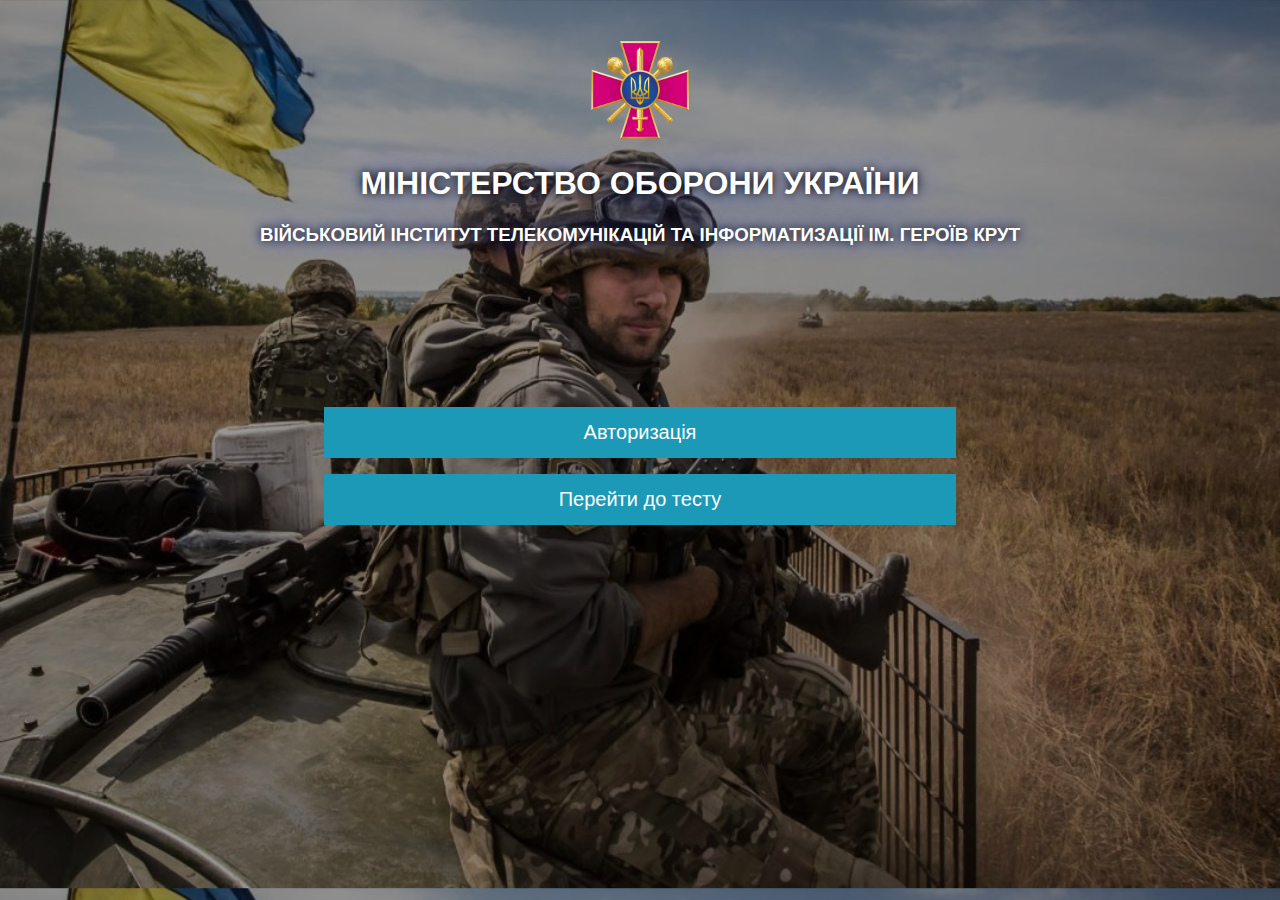
<file: templates/index.html>
<!DOCTYPE html>
<html lang="en">
<head>
    <meta charset="UTF-8">
    <title>МОУ | Адаптивність </title>
    <link rel="shortcut icon" href="/static/favicon.ico">
    <link rel= "stylesheet" type= "text/css" href= "/static/css/style2.css">
</head>
<body>


<div class="container3">
    <figure class="imgedit1"><img src="/static/images/mil.png" class="imgedit2"></figure>
    <h1 class="ht"> МІНІСТЕРСТВО ОБОРОНИ УКРАЇНИ </h1>
    <h3 class="ht"> ВІЙСЬКОВИЙ ІНСТИТУТ ТЕЛЕКОМУНІКАЦІЙ ТА ІНФОРМАТИЗАЦІЇ ІМ. ГЕРОЇВ КРУТ </h3>
    <br>
</div>

<div class="joe">
<form class="sds3">
    <input type="hidden" name="form_id" value="one"/>
    <button type="submit" formmethod="post"><div class="textf">Авторизація</div></button>
</form>

<form class="sds3">
        <input type="hidden" name="form_id" value="two"/>
        <button type="submit" formmethod="post"><div class="textf">Перейти до тесту</div></button>
</form>
</div>


</body>
</html>
</file>
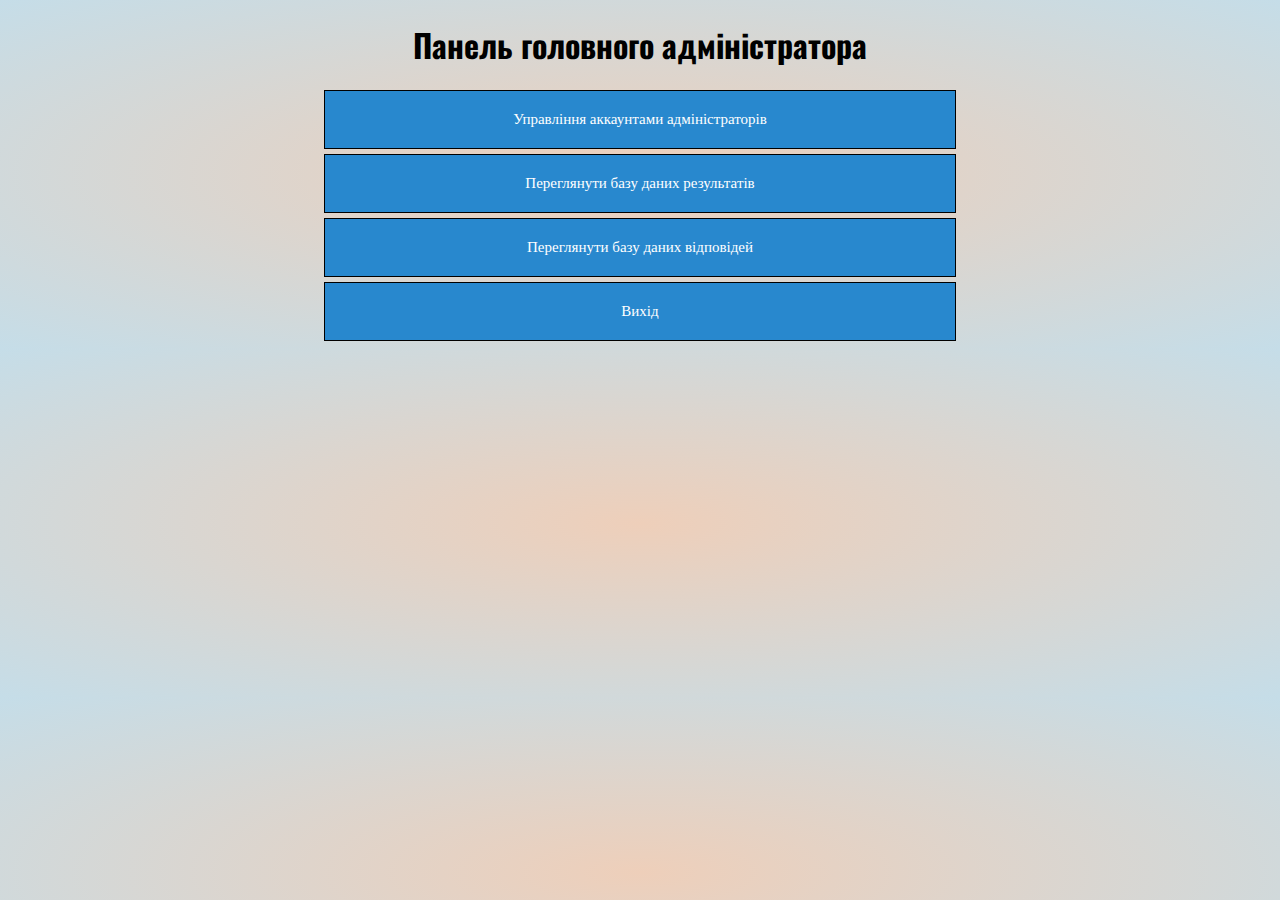
<file: templates/action.html>
<!DOCTYPE html>
<html lang="en">
<head>
    <meta charset="UTF-8">
    <title>Панель адміністратора</title>
    <link rel="shortcut icon" href="/static/favicon.ico">
    <link rel="stylesheet" type="text/css" href="../static/css/action_css.css">
    <link href="https://fonts.googleapis.com/css2?family=Oswald&display=swap" rel="stylesheet" type="text/css"
</head>
<body>

<h1 class="textc"> Панель головного адміністратора </h1>

<div class="btn-group">

    <form class="one" method="post">
        <input type="hidden" name="form_id" value="one">
        <button type="submit" formmethod="post">Управління аккаунтами адміністраторів</button>
    </form>

    <form class="one" method="post">
        <input type="hidden" name="form_id" value="two">
        <button type="submit" formmethod="post">Переглянути базу даних результатів</button>
    </form>

    <form class="one" method="post">
        <input type="hidden" name="form_id" value="three">
        <button type="submit" formmethod="post">Переглянути базу даних відповідей</button>
    </form>


    <form class="keep" method="post">
        <input type="hidden" name="form_id" value="foo">
        <button type="submit" formmethod="post">Вихід</button>
    </form>


</div>
</body>
</html>
</file>
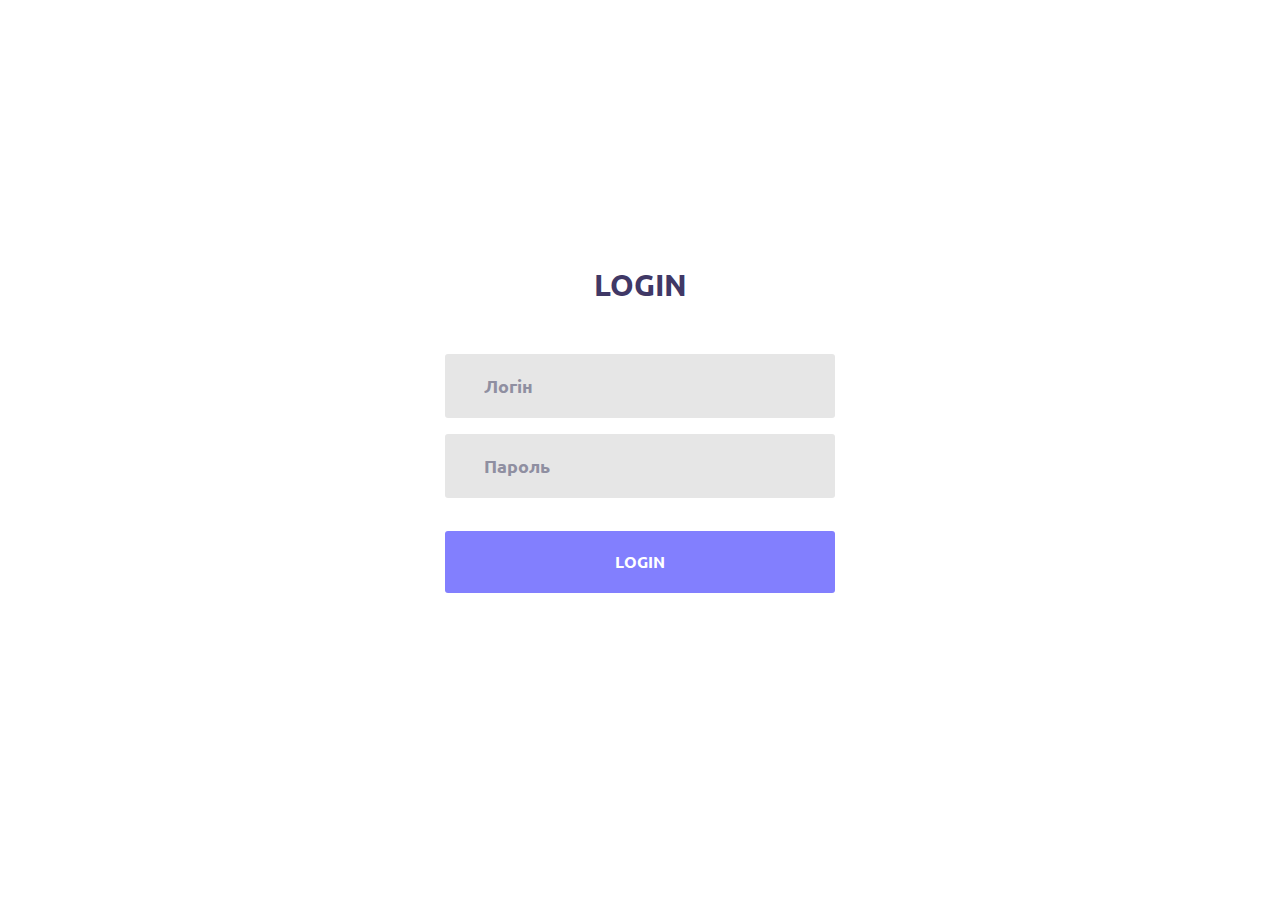
<file: templates/auth.html>
<!DOCTYPE html>
<html lang="en">
<head>
	<title>Admin Login</title>
	<meta charset="UTF-8">
	<meta name="viewport" content="width=device-width, initial-scale=1">
<!--===============================================================================================-->	
	<link rel="shortcut icon" href="/static/favicon.ico">
<!--===============================================================================================-->
	<link rel="stylesheet" type="text/css" href="../static/vendor/bootstrap/css/bootstrap.min.css">
<!--===============================================================================================-->
	<link rel="stylesheet" type="text/css" href="../static/fonts/font-awesome-4.7.0/css/font-awesome.min.css">
<!--===============================================================================================-->
	<link rel="stylesheet" type="text/css" href="../static/fonts/Linearicons-Free-v1.0.0/icon-font.min.css">
<!--===============================================================================================-->
	<link rel="stylesheet" type="text/css" href="../static/vendor/animate/animate.css">
<!--===============================================================================================-->	
	<link rel="stylesheet" type="text/css" href="../static/vendor/css-hamburgers/hamburgers.min.css">
<!--===============================================================================================-->
	<link rel="stylesheet" type="text/css" href="../static/vendor/animsition/css/animsition.min.css">
<!--===============================================================================================-->
	<link rel="stylesheet" type="text/css" href="../static/vendor/select2/select2.min.css">
<!--===============================================================================================-->	
	<link rel="stylesheet" type="text/css" href="../static/vendor/daterangepicker/daterangepicker.css">
<!--===============================================================================================-->
	<link rel="stylesheet" type="text/css" href="../static/css/util.css">
	<link rel="stylesheet" type="text/css" href="../static/css/main.css">
<!--===============================================================================================-->
</head>
<body>
	
	<div class="limiter">
		<div class="container-login100">
			<div class="wrap-login100 p-t-50 p-b-90">
				<form class="login100-form validate-form flex-sb flex-w" method="post">
					<span class="login100-form-title p-b-51">
						Login
					</span>

					
					<div class="wrap-input100 validate-input m-b-16" data-validate = "Введіть ваш логін.">
						<input class="input100" type="text" name="username" placeholder="Логін">
						<span class="focus-input100"></span>
					</div>
					
					
					<div class="wrap-input100 validate-input m-b-16" data-validate = "Введіть ваш пароль.">
						<input class="input100" type="password" name="pass" placeholder="Пароль">
						<span class="focus-input100"></span>
					</div>
					

					<div class="container-login100-form-btn m-t-17">
						<button class="login100-form-btn" formmethod="post">
							Login
						</button>
					</div>

				</form>
			</div>
		</div>
	</div>
	

	<div id="dropDownSelect1"></div>
	
<!--===============================================================================================-->
	<script src="../static/vendor/jquery/jquery-3.2.1.min.js"></script>
<!--===============================================================================================-->
	<script src="../static/vendor/animsition/js/animsition.min.js"></script>
<!--===============================================================================================-->
	<script src="../static/vendor/bootstrap/js/popper.js"></script>
	<script src="../static/vendor/bootstrap/js/bootstrap.min.js"></script>
<!--===============================================================================================-->
	<script src="../static/vendor/select2/select2.min.js"></script>
<!--===============================================================================================-->
	<script src="../static/vendor/daterangepicker/moment.min.js"></script>
	<script src="../static/vendor/daterangepicker/daterangepicker.js"></script>
<!--===============================================================================================-->
	<script src="../static/vendor/countdowntime/countdowntime.js"></script>
<!--===============================================================================================-->
	<script src="../static/js/main.js"></script>

</body>
</html>
</file>
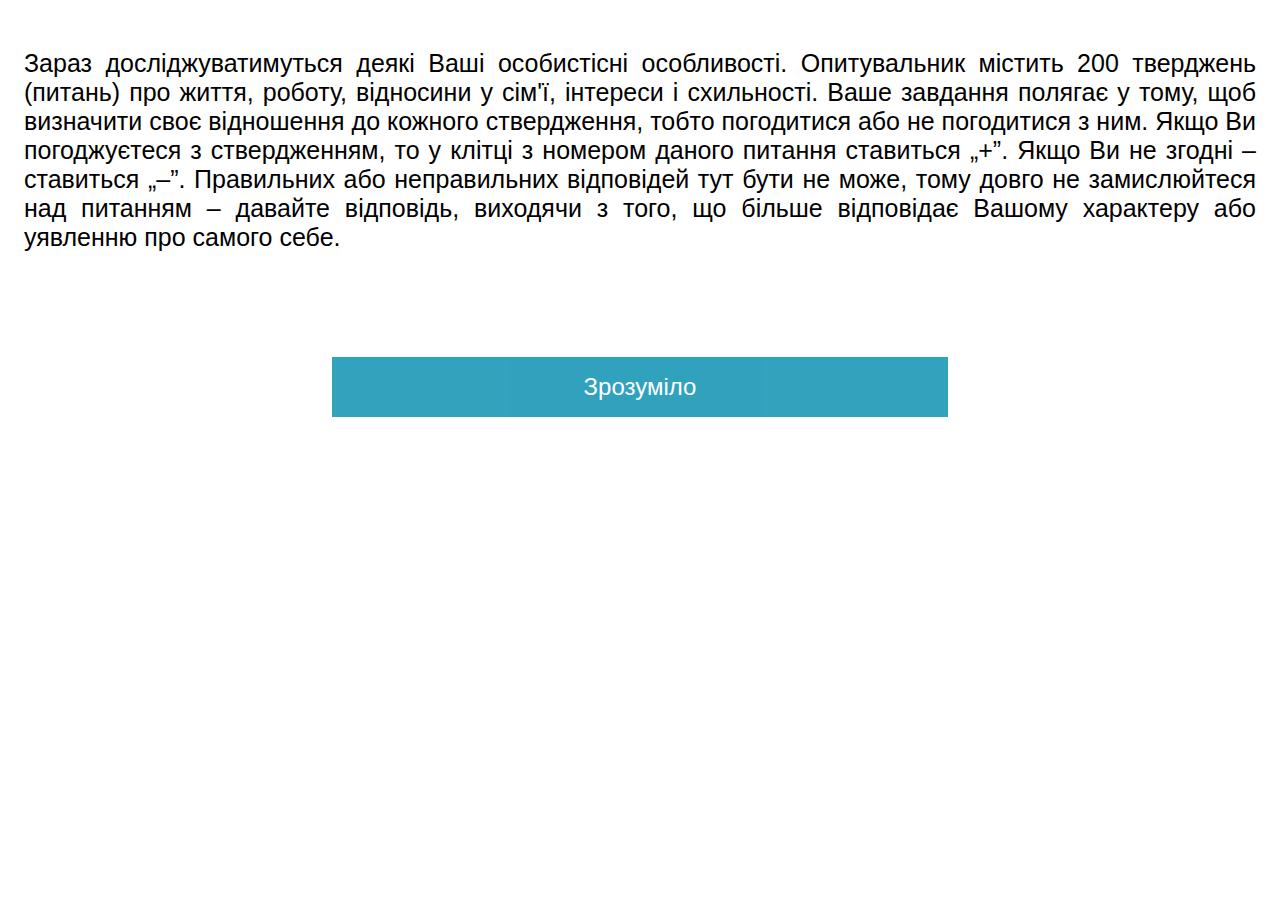
<file: templates/consent.html>
<!DOCTYPE html>
<html lang="en">
<head>
    <title>МОУ | Тест Адаптивність</title>
    <link rel="shortcut icon" href="/static/favicon.ico">

<meta name="viewport" content="width=device-width, initial-scale=1">
<style>

body {
    font-family: Arial, Helvetica, sans-serif;
    background-color: white;
}

* {
    box-sizing: border-box;
}

/* Add padding to containers */
.container {
    padding: 16px;
    background-color: white;
}


/* Set a style for the submit button */
.registerbtn {
    background-color: #1b99b6;
    color: white;
    padding: 16px 20px;
    margin: 8px 25%;
    border: none;
    cursor: pointer;
    width: 50%;
    opacity: 0.9;
}

.registerbtn:hover {
    opacity: 1;
}


.select-css {
    font-size: 20px;
    background-color:  #f1f1f1;
    width: 70px ;
}

/* Add a blue text color to links */
a {
    color: dodgerblue;
}

.pedit {
    font-size: 25px;
    text-align: justify;
}

.textf {
    font-size: 24px;
}

</style>



</head>
<body>

<form class="reg">
    <div class="container">

        <p class="pedit">Зараз досліджуватимуться деякі Ваші особистісні особливості. Опитувальник містить 200 тверджень (питань) про
            життя, роботу, відносини у сім'ї, інтереси і схильності. Ваше завдання полягає у тому, щоб визначити своє
            відношення до кожного ствердження, тобто погодитися або не погодитися з ним. Якщо Ви погоджуєтеся з
            ствердженням, то у клітці з номером даного питання ставиться „+”. Якщо Ви не згодні – ставиться „–”.
            Правильних або неправильних відповідей тут бути не може, тому довго не замислюйтеся над питанням – давайте
            відповідь, виходячи з того, що більше відповідає Вашому характеру або уявленню про самого себе.
        </p>
        <br> <br> <br> <br>
        <button type="submit" class="registerbtn" formmethod="post">
            <div class="textf">Зрозуміло</div>
        </button>

    </div>
</form>


</body>
</html>
</file>
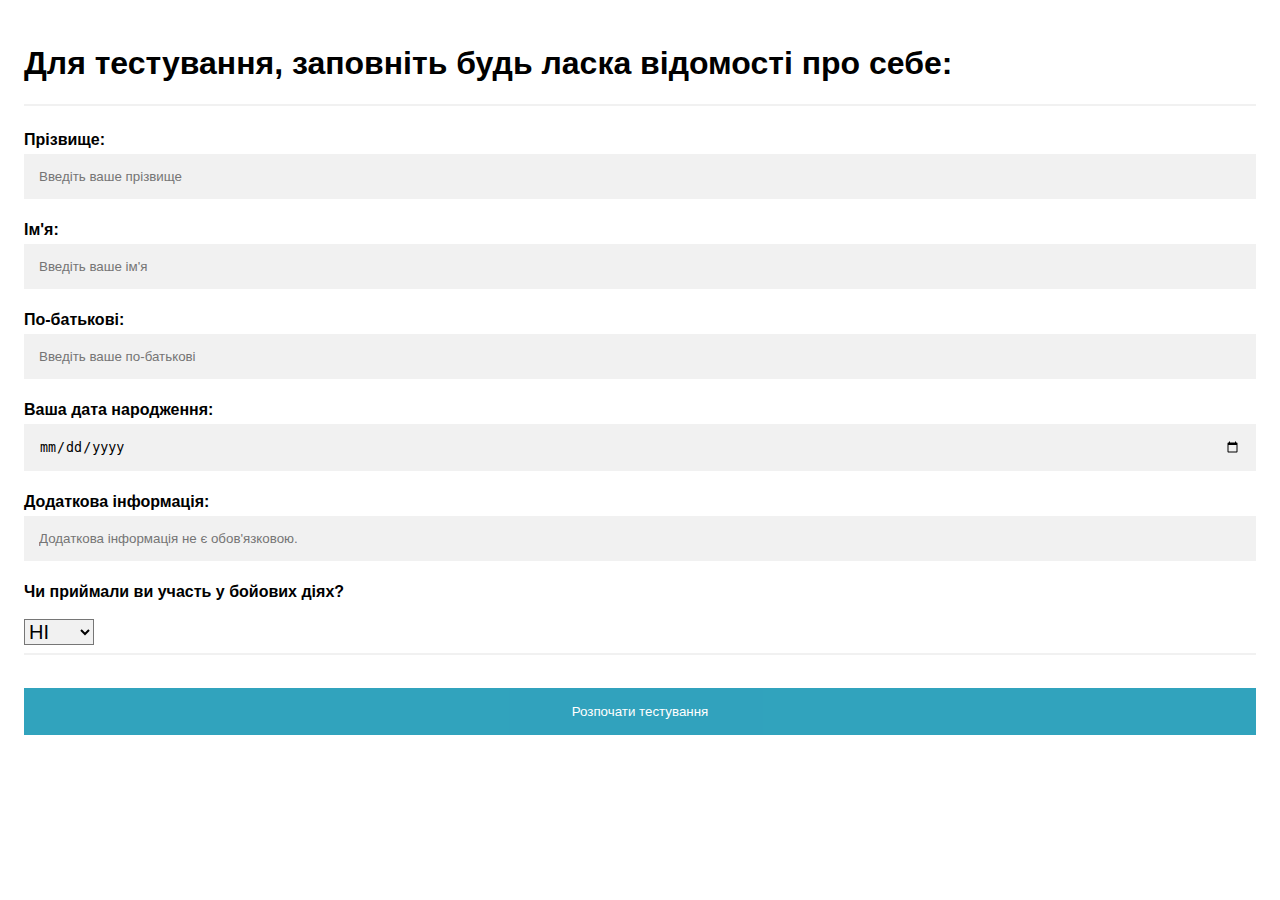
<file: templates/test.html>
<!DOCTYPE html>
<html lang="en">
<head>
    <title>МОУ | Тест Адаптивність</title>
    <link rel="shortcut icon" href="/static/favicon.ico">

<meta name="viewport" content="width=device-width, initial-scale=1">
<style>

body {
    font-family: Arial, Helvetica, sans-serif;
    background-color: white;
}

* {
    box-sizing: border-box;
}

/* Add padding to containers */
.container {
    padding: 16px;
    background-color: white;
}

/* Full-width input fields */
input[type=text], input[type=password], input[type=date] {
    width: 100%;
    padding: 15px;
    margin: 5px 0 22px 0;
    display: inline-block;
    border: none;
    background: #f1f1f1;
}

input[type=text]:focus, input[type=password]:focus, input[type=date]:focus {
    background-color: #ddd;
    outline: none;
}

/* Overwrite default styles of hr */
hr {
    border: 1px solid #f1f1f1;
    margin-bottom: 25px;
}

/* Set a style for the submit button */
.registerbtn {
    background-color: #1b99b6;
    color: white;
    padding: 16px 20px;
    margin: 8px 0;
    border: none;
    cursor: pointer;
    width: 100%;
    opacity: 0.9;
}

.registerbtn:hover {
    opacity: 1;
}


.select-css {
    font-size: 20px;
    background-color:  #f1f1f1;
    width: 70px ;
}

/* Add a blue text color to links */
a {
    color: dodgerblue;
}

.ss {
    color: red;
}


</style>



</head>
<body>

<form class="reg">
  <div class="container">
    <h1>Для тестування, заповніть будь ласка відомості про себе:</h1>

    <hr>
    <form method="post">

        <label><b>Прізвище: </b></label>
        <label>
            <input type="text" placeholder="Введіть ваше прізвище" name="surname" minlength="3" required>
        </label>

        <label><b>Ім'я: </b></label>
        <label>
            <input type="text" placeholder="Введіть ваше ім'я" name="name" minlength="3" required>
        </label>


        <label><b>По-батькові: </b></label>
        <label>
            <input type="text" placeholder="Введіть ваше по-батькові" name="secondname" minlength="3" required>
        </label>

        <label><b>Ваша дата народження: </b></label>
        <label>
            <input type="date" placeholder="Enter Birthday" name="birthday" minlength="8" required>
        </label>
        <br>

        <label><b>Додаткова інформація: </b></label>
        <label>
            <input type="text" placeholder="Додаткова інформація не є обов'язковою." name="desc" maxlength="253">
        </label>

        <label><b>Чи приймали ви участь у бойових діях? </b></label>
        <br><br>
        <div class="divselect">
            <select size="1" class="select-css" name="select-css">
                <option disabled>Оберіть відповідь</option>
                <option value="НІ">НІ</option>
                <option value="ТАК">ТАК</option>
            </select>
        </div>




        <input type="hidden" name="form_id" value="info"/>
        <hr>

    <button type="submit" class="registerbtn" formmethod="post" ><div class="textf">Розпочати тестування</div></button>


    </form>




  </div>

</form>



</body>
</html>
</file>
<file: static/css/style2.css>
body {
    font-family: Arial, Helvetica, sans-serif;
    background: linear-gradient( rgba(0, 0, 0, 0.4), rgba(0, 0, 0, 0.4) ), url('/static/images/6.jpg');
    background-size: cover;
}

.cent {
    text-align: center;
}

.cb {
    color: white;
}

.sds {
    width: 50%;
    height: 50%;
    margin: 0 auto;
}

.sds2 {
    width: 50%;
    height: 50%;
    margin: 0 auto;

}

.sds3 {
    width: 50%;
    height: 50%;
    margin: 0 auto;


}

.imgedit1 {
    text-align: center;
}

.hrefedit {
    color: white;
    text-align: center;
    font-size: 20px;
}

.hrefedit2 {
    color: red;
    text-align: center;
}

.klon2 {
    height: 100px;
    weight: 100px;
    border: 3px solid dodgerblue;
    border-radius: 30px 30px 30px 30px;
}

.imgedit2 {
    height: 100px;
    weight: 100px;
}

.joe {
    margin-top: 100px;
}

.textf {
    font-size: 20px;
}

.ht {
    color: white;
    text-align: center;
    text-shadow: 0 0 10px black, 0 0 1em #576ad7;
}

input[type=text], input[type=password] {
    width: 100%;
    padding: 12px 20px;
    margin: 8px 0;
    display: inline-block;
    border: 1px solid #ccc;
    box-sizing: border-box;
    background-color: gainsboro;
}

button {
    background-color: #1b99b6;
    color: white;
    padding: 14px 20px;
    margin: 8px 0;
    border: none;
    cursor: pointer;
    width: 100%;
}

button:hover {
    opacity: 0.8;
}

.cancelbtn {
    width: auto;
    padding: 10px 18px;
    background-color: #f44336;
}

.imgcontainer {
    text-align: center;
    margin: 24px 0 12px 0;
}

img.avatar {
    width: 100px;
    height: 100px;
    border-radius: 30%;
}

.container {
    padding: 16px;
}

.container2 {
    padding: 16px;
}


.container3 {
    padding: 16px;
}



span.psw {
    float: right;
    padding-top: 16px;
}

/* Change styles for span and cancel button on extra small screens */
@media screen and (max-width: 300px) {
    span.psw {
       display: block;
       float: none;
    }
    .cancelbtn {
       width: 100%;
    }
}




.table_blur {
  background: #f5ffff;
  border-collapse: collapse;
  text-align: left;
    width: 100%;
}
.table_blur th {
  border-top: 1px solid #777777;
  border-bottom: 1px solid #777777;
  box-shadow: inset 0 1px 0 #999999, inset 0 -1px 0 #999999;
  background: linear-gradient(#9595b6, #5a567f);
  color: white;
  padding: 10px 15px;
  position: relative;
}
.table_blur th:after {
  content: "";
  display: block;
  position: absolute;
  left: 0;
  top: 25%;
  height: 25%;
  width: 100%;
  background: linear-gradient(rgba(255, 255, 255, 0), rgba(255,255,255,.08));
}
.table_blur tr:nth-child(odd) {
  background: #ebf3f9;
}
.table_blur th:first-child {
  border-left: 1px solid #777777;
  border-bottom:  1px solid #777777;
  box-shadow: inset 1px 1px 0 #999999, inset 0 -1px 0 #999999;
}
.table_blur th:last-child {
  border-right: 1px solid #777777;
  border-bottom:  1px solid #777777;
  box-shadow: inset -1px 1px 0 #999999, inset 0 -1px 0 #999999;
}
.table_blur td {
  border: 1px solid #e3eef7;
  padding: 10px 15px;
  position: relative;
  transition: all 0.5s ease;
}

.ss {
    color: red;
}
</file>
<file: static/css/action_css.css>
.btn-group button {
    background-color: #2888ce; /* Green background */
    border: 1px solid black; /* Green border */
    color: white; /* White text */
    padding: 20px 24px; /* Some padding */
    cursor: pointer; /* Pointer/hand icon */
    width: 50%; /* Set a width if needed */
    display: block; /* Make the buttons appear below each other */
    margin-left: 25%;
    margin-top: 5px;
    font-family: "Trebuchet MS";
    font-size: 15px;
}

.btn-group button:not(:last-child) {
    border-bottom: none; /* Prevent double borders */
}


/* Add a background color on hover */
.btn-group button:hover {
    background-color: #4b48af;
}

.textc {
    font-family: oswald;
    text-align: center;
}

body {
  /*background: linear-gradient(45deg, #EECFBA, #C5DDE8);*/
    background: radial-gradient(#EECFBA, #C5DDE8);
}
</file>
<file: static/vendor/daterangepicker/daterangepicker.css>
.daterangepicker {
  position: absolute;
  color: inherit;
  background-color: #fff;
  border-radius: 4px;
  width: 278px;
  padding: 4px;
  margin-top: 1px;
  top: 100px;
  left: 20px;
  /* Calendars */ }
  .daterangepicker:before, .daterangepicker:after {
    position: absolute;
    display: inline-block;
    border-bottom-color: rgba(0, 0, 0, 0.2);
    content: ''; }
  .daterangepicker:before {
    top: -7px;
    border-right: 7px solid transparent;
    border-left: 7px solid transparent;
    border-bottom: 7px solid #ccc; }
  .daterangepicker:after {
    top: -6px;
    border-right: 6px solid transparent;
    border-bottom: 6px solid #fff;
    border-left: 6px solid transparent; }
  .daterangepicker.opensleft:before {
    right: 9px; }
  .daterangepicker.opensleft:after {
    right: 10px; }
  .daterangepicker.openscenter:before {
    left: 0;
    right: 0;
    width: 0;
    margin-left: auto;
    margin-right: auto; }
  .daterangepicker.openscenter:after {
    left: 0;
    right: 0;
    width: 0;
    margin-left: auto;
    margin-right: auto; }
  .daterangepicker.opensright:before {
    left: 9px; }
  .daterangepicker.opensright:after {
    left: 10px; }
  .daterangepicker.dropup {
    margin-top: -5px; }
    .daterangepicker.dropup:before {
      top: initial;
      bottom: -7px;
      border-bottom: initial;
      border-top: 7px solid #ccc; }
    .daterangepicker.dropup:after {
      top: initial;
      bottom: -6px;
      border-bottom: initial;
      border-top: 6px solid #fff; }
  .daterangepicker.dropdown-menu {
    max-width: none;
    z-index: 3001; }
  .daterangepicker.single .ranges, .daterangepicker.single .calendar {
    float: none; }
  .daterangepicker.show-calendar .calendar {
    display: block; }
  .daterangepicker .calendar {
    display: none;
    max-width: 270px;
    margin: 4px; }
    .daterangepicker .calendar.single .calendar-table {
      border: none; }
    .daterangepicker .calendar th, .daterangepicker .calendar td {
      white-space: nowrap;
      text-align: center;
      min-width: 32px; }
  .daterangepicker .calendar-table {
    border: 1px solid #fff;
    padding: 4px;
    border-radius: 4px;
    background-color: #fff; }
  .daterangepicker table {
    width: 100%;
    margin: 0; }
  .daterangepicker td, .daterangepicker th {
    text-align: center;
    width: 20px;
    height: 20px;
    border-radius: 4px;
    border: 1px solid transparent;
    white-space: nowrap;
    cursor: pointer; }
    .daterangepicker td.available:hover, .daterangepicker th.available:hover {
      background-color: #eee;
      border-color: transparent;
      color: inherit; }
    .daterangepicker td.week, .daterangepicker th.week {
      font-size: 80%;
      color: #ccc; }
  .daterangepicker td.off, .daterangepicker td.off.in-range, .daterangepicker td.off.start-date, .daterangepicker td.off.end-date {
    background-color: #fff;
    border-color: transparent;
    color: #999; }
  .daterangepicker td.in-range {
    background-color: #ebf4f8;
    border-color: transparent;
    color: #000;
    border-radius: 0; }
  .daterangepicker td.start-date {
    border-radius: 4px 0 0 4px; }
  .daterangepicker td.end-date {
    border-radius: 0 4px 4px 0; }
  .daterangepicker td.start-date.end-date {
    border-radius: 4px; }
  .daterangepicker td.active, .daterangepicker td.active:hover {
    background-color: #357ebd;
    border-color: transparent;
    color: #fff; }
  .daterangepicker th.month {
    width: auto; }
  .daterangepicker td.disabled, .daterangepicker option.disabled {
    color: #999;
    cursor: not-allowed;
    text-decoration: line-through; }
  .daterangepicker select.monthselect, .daterangepicker select.yearselect {
    font-size: 12px;
    padding: 1px;
    height: auto;
    margin: 0;
    cursor: default; }
  .daterangepicker select.monthselect {
    margin-right: 2%;
    width: 56%; }
  .daterangepicker select.yearselect {
    width: 40%; }
  .daterangepicker select.hourselect, .daterangepicker select.minuteselect, .daterangepicker select.secondselect, .daterangepicker select.ampmselect {
    width: 50px;
    margin-bottom: 0; }
  .daterangepicker .input-mini {
    border: 1px solid #ccc;
    border-radius: 4px;
    color: #555;
    height: 30px;
    line-height: 30px;
    display: block;
    vertical-align: middle;
    margin: 0 0 5px 0;
    padding: 0 6px 0 28px;
    width: 100%; }
    .daterangepicker .input-mini.active {
      border: 1px solid #08c;
      border-radius: 4px; }
  .daterangepicker .daterangepicker_input {
    position: relative; }
    .daterangepicker .daterangepicker_input i {
      position: absolute;
      left: 8px;
      top: 8px; }
  .daterangepicker.rtl .input-mini {
    padding-right: 28px;
    padding-left: 6px; }
  .daterangepicker.rtl .daterangepicker_input i {
    left: auto;
    right: 8px; }
  .daterangepicker .calendar-time {
    text-align: center;
    margin: 5px auto;
    line-height: 30px;
    position: relative;
    padding-left: 28px; }
    .daterangepicker .calendar-time select.disabled {
      color: #ccc;
      cursor: not-allowed; }

.ranges {
  font-size: 11px;
  float: none;
  margin: 4px;
  text-align: left; }
  .ranges ul {
    list-style: none;
    margin: 0 auto;
    padding: 0;
    width: 100%; }
  .ranges li {
    font-size: 13px;
    background-color: #f5f5f5;
    border: 1px solid #f5f5f5;
    border-radius: 4px;
    color: #08c;
    padding: 3px 12px;
    margin-bottom: 8px;
    cursor: pointer; }
    .ranges li:hover {
      background-color: #08c;
      border: 1px solid #08c;
      color: #fff; }
    .ranges li.active {
      background-color: #08c;
      border: 1px solid #08c;
      color: #fff; }

/*  Larger Screen Styling */
@media (min-width: 564px) {
  .daterangepicker {
    width: auto; }
    .daterangepicker .ranges ul {
      width: 160px; }
    .daterangepicker.single .ranges ul {
      width: 100%; }
    .daterangepicker.single .calendar.left {
      clear: none; }
    .daterangepicker.single.ltr .ranges, .daterangepicker.single.ltr .calendar {
      float: left; }
    .daterangepicker.single.rtl .ranges, .daterangepicker.single.rtl .calendar {
      float: right; }
    .daterangepicker.ltr {
      direction: ltr;
      text-align: left; }
      .daterangepicker.ltr .calendar.left {
        clear: left;
        margin-right: 0; }
        .daterangepicker.ltr .calendar.left .calendar-table {
          border-right: none;
          border-top-right-radius: 0;
          border-bottom-right-radius: 0; }
      .daterangepicker.ltr .calendar.right {
        margin-left: 0; }
        .daterangepicker.ltr .calendar.right .calendar-table {
          border-left: none;
          border-top-left-radius: 0;
          border-bottom-left-radius: 0; }
      .daterangepicker.ltr .left .daterangepicker_input {
        padding-right: 12px; }
      .daterangepicker.ltr .calendar.left .calendar-table {
        padding-right: 12px; }
      .daterangepicker.ltr .ranges, .daterangepicker.ltr .calendar {
        float: left; }
    .daterangepicker.rtl {
      direction: rtl;
      text-align: right; }
      .daterangepicker.rtl .calendar.left {
        clear: right;
        margin-left: 0; }
        .daterangepicker.rtl .calendar.left .calendar-table {
          border-left: none;
          border-top-left-radius: 0;
          border-bottom-left-radius: 0; }
      .daterangepicker.rtl .calendar.right {
        margin-right: 0; }
        .daterangepicker.rtl .calendar.right .calendar-table {
          border-right: none;
          border-top-right-radius: 0;
          border-bottom-right-radius: 0; }
      .daterangepicker.rtl .left .daterangepicker_input {
        padding-left: 12px; }
      .daterangepicker.rtl .calendar.left .calendar-table {
        padding-left: 12px; }
      .daterangepicker.rtl .ranges, .daterangepicker.rtl .calendar {
        text-align: right;
        float: right; } }
@media (min-width: 730px) {
  .daterangepicker .ranges {
    width: auto; }
  .daterangepicker.ltr .ranges {
    float: left; }
  .daterangepicker.rtl .ranges {
    float: right; }
  .daterangepicker .calendar.left {
    clear: none !important; } }
</file>
<file: static/css/util.css>
/*[ FONT SIZE ]
///////////////////////////////////////////////////////////
*/
.fs-1 {font-size: 1px;}
.fs-2 {font-size: 2px;}
.fs-3 {font-size: 3px;}
.fs-4 {font-size: 4px;}
.fs-5 {font-size: 5px;}
.fs-6 {font-size: 6px;}
.fs-7 {font-size: 7px;}
.fs-8 {font-size: 8px;}
.fs-9 {font-size: 9px;}
.fs-10 {font-size: 10px;}
.fs-11 {font-size: 11px;}
.fs-12 {font-size: 12px;}
.fs-13 {font-size: 13px;}
.fs-14 {font-size: 14px;}
.fs-15 {font-size: 15px;}
.fs-16 {font-size: 16px;}
.fs-17 {font-size: 17px;}
.fs-18 {font-size: 18px;}
.fs-19 {font-size: 19px;}
.fs-20 {font-size: 20px;}
.fs-21 {font-size: 21px;}
.fs-22 {font-size: 22px;}
.fs-23 {font-size: 23px;}
.fs-24 {font-size: 24px;}
.fs-25 {font-size: 25px;}
.fs-26 {font-size: 26px;}
.fs-27 {font-size: 27px;}
.fs-28 {font-size: 28px;}
.fs-29 {font-size: 29px;}
.fs-30 {font-size: 30px;}
.fs-31 {font-size: 31px;}
.fs-32 {font-size: 32px;}
.fs-33 {font-size: 33px;}
.fs-34 {font-size: 34px;}
.fs-35 {font-size: 35px;}
.fs-36 {font-size: 36px;}
.fs-37 {font-size: 37px;}
.fs-38 {font-size: 38px;}
.fs-39 {font-size: 39px;}
.fs-40 {font-size: 40px;}
.fs-41 {font-size: 41px;}
.fs-42 {font-size: 42px;}
.fs-43 {font-size: 43px;}
.fs-44 {font-size: 44px;}
.fs-45 {font-size: 45px;}
.fs-46 {font-size: 46px;}
.fs-47 {font-size: 47px;}
.fs-48 {font-size: 48px;}
.fs-49 {font-size: 49px;}
.fs-50 {font-size: 50px;}
.fs-51 {font-size: 51px;}
.fs-52 {font-size: 52px;}
.fs-53 {font-size: 53px;}
.fs-54 {font-size: 54px;}
.fs-55 {font-size: 55px;}
.fs-56 {font-size: 56px;}
.fs-57 {font-size: 57px;}
.fs-58 {font-size: 58px;}
.fs-59 {font-size: 59px;}
.fs-60 {font-size: 60px;}
.fs-61 {font-size: 61px;}
.fs-62 {font-size: 62px;}
.fs-63 {font-size: 63px;}
.fs-64 {font-size: 64px;}
.fs-65 {font-size: 65px;}
.fs-66 {font-size: 66px;}
.fs-67 {font-size: 67px;}
.fs-68 {font-size: 68px;}
.fs-69 {font-size: 69px;}
.fs-70 {font-size: 70px;}
.fs-71 {font-size: 71px;}
.fs-72 {font-size: 72px;}
.fs-73 {font-size: 73px;}
.fs-74 {font-size: 74px;}
.fs-75 {font-size: 75px;}
.fs-76 {font-size: 76px;}
.fs-77 {font-size: 77px;}
.fs-78 {font-size: 78px;}
.fs-79 {font-size: 79px;}
.fs-80 {font-size: 80px;}
.fs-81 {font-size: 81px;}
.fs-82 {font-size: 82px;}
.fs-83 {font-size: 83px;}
.fs-84 {font-size: 84px;}
.fs-85 {font-size: 85px;}
.fs-86 {font-size: 86px;}
.fs-87 {font-size: 87px;}
.fs-88 {font-size: 88px;}
.fs-89 {font-size: 89px;}
.fs-90 {font-size: 90px;}
.fs-91 {font-size: 91px;}
.fs-92 {font-size: 92px;}
.fs-93 {font-size: 93px;}
.fs-94 {font-size: 94px;}
.fs-95 {font-size: 95px;}
.fs-96 {font-size: 96px;}
.fs-97 {font-size: 97px;}
.fs-98 {font-size: 98px;}
.fs-99 {font-size: 99px;}
.fs-100 {font-size: 100px;}
.fs-101 {font-size: 101px;}
.fs-102 {font-size: 102px;}
.fs-103 {font-size: 103px;}
.fs-104 {font-size: 104px;}
.fs-105 {font-size: 105px;}
.fs-106 {font-size: 106px;}
.fs-107 {font-size: 107px;}
.fs-108 {font-size: 108px;}
.fs-109 {font-size: 109px;}
.fs-110 {font-size: 110px;}
.fs-111 {font-size: 111px;}
.fs-112 {font-size: 112px;}
.fs-113 {font-size: 113px;}
.fs-114 {font-size: 114px;}
.fs-115 {font-size: 115px;}
.fs-116 {font-size: 116px;}
.fs-117 {font-size: 117px;}
.fs-118 {font-size: 118px;}
.fs-119 {font-size: 119px;}
.fs-120 {font-size: 120px;}
.fs-121 {font-size: 121px;}
.fs-122 {font-size: 122px;}
.fs-123 {font-size: 123px;}
.fs-124 {font-size: 124px;}
.fs-125 {font-size: 125px;}
.fs-126 {font-size: 126px;}
.fs-127 {font-size: 127px;}
.fs-128 {font-size: 128px;}
.fs-129 {font-size: 129px;}
.fs-130 {font-size: 130px;}
.fs-131 {font-size: 131px;}
.fs-132 {font-size: 132px;}
.fs-133 {font-size: 133px;}
.fs-134 {font-size: 134px;}
.fs-135 {font-size: 135px;}
.fs-136 {font-size: 136px;}
.fs-137 {font-size: 137px;}
.fs-138 {font-size: 138px;}
.fs-139 {font-size: 139px;}
.fs-140 {font-size: 140px;}
.fs-141 {font-size: 141px;}
.fs-142 {font-size: 142px;}
.fs-143 {font-size: 143px;}
.fs-144 {font-size: 144px;}
.fs-145 {font-size: 145px;}
.fs-146 {font-size: 146px;}
.fs-147 {font-size: 147px;}
.fs-148 {font-size: 148px;}
.fs-149 {font-size: 149px;}
.fs-150 {font-size: 150px;}
.fs-151 {font-size: 151px;}
.fs-152 {font-size: 152px;}
.fs-153 {font-size: 153px;}
.fs-154 {font-size: 154px;}
.fs-155 {font-size: 155px;}
.fs-156 {font-size: 156px;}
.fs-157 {font-size: 157px;}
.fs-158 {font-size: 158px;}
.fs-159 {font-size: 159px;}
.fs-160 {font-size: 160px;}
.fs-161 {font-size: 161px;}
.fs-162 {font-size: 162px;}
.fs-163 {font-size: 163px;}
.fs-164 {font-size: 164px;}
.fs-165 {font-size: 165px;}
.fs-166 {font-size: 166px;}
.fs-167 {font-size: 167px;}
.fs-168 {font-size: 168px;}
.fs-169 {font-size: 169px;}
.fs-170 {font-size: 170px;}
.fs-171 {font-size: 171px;}
.fs-172 {font-size: 172px;}
.fs-173 {font-size: 173px;}
.fs-174 {font-size: 174px;}
.fs-175 {font-size: 175px;}
.fs-176 {font-size: 176px;}
.fs-177 {font-size: 177px;}
.fs-178 {font-size: 178px;}
.fs-179 {font-size: 179px;}
.fs-180 {font-size: 180px;}
.fs-181 {font-size: 181px;}
.fs-182 {font-size: 182px;}
.fs-183 {font-size: 183px;}
.fs-184 {font-size: 184px;}
.fs-185 {font-size: 185px;}
.fs-186 {font-size: 186px;}
.fs-187 {font-size: 187px;}
.fs-188 {font-size: 188px;}
.fs-189 {font-size: 189px;}
.fs-190 {font-size: 190px;}
.fs-191 {font-size: 191px;}
.fs-192 {font-size: 192px;}
.fs-193 {font-size: 193px;}
.fs-194 {font-size: 194px;}
.fs-195 {font-size: 195px;}
.fs-196 {font-size: 196px;}
.fs-197 {font-size: 197px;}
.fs-198 {font-size: 198px;}
.fs-199 {font-size: 199px;}
.fs-200 {font-size: 200px;}

/*[ PADDING ]
///////////////////////////////////////////////////////////
*/
.p-t-0 {padding-top: 0px;}
.p-t-1 {padding-top: 1px;}
.p-t-2 {padding-top: 2px;}
.p-t-3 {padding-top: 3px;}
.p-t-4 {padding-top: 4px;}
.p-t-5 {padding-top: 5px;}
.p-t-6 {padding-top: 6px;}
.p-t-7 {padding-top: 7px;}
.p-t-8 {padding-top: 8px;}
.p-t-9 {padding-top: 9px;}
.p-t-10 {padding-top: 10px;}
.p-t-11 {padding-top: 11px;}
.p-t-12 {padding-top: 12px;}
.p-t-13 {padding-top: 13px;}
.p-t-14 {padding-top: 14px;}
.p-t-15 {padding-top: 15px;}
.p-t-16 {padding-top: 16px;}
.p-t-17 {padding-top: 17px;}
.p-t-18 {padding-top: 18px;}
.p-t-19 {padding-top: 19px;}
.p-t-20 {padding-top: 20px;}
.p-t-21 {padding-top: 21px;}
.p-t-22 {padding-top: 22px;}
.p-t-23 {padding-top: 23px;}
.p-t-24 {padding-top: 24px;}
.p-t-25 {padding-top: 25px;}
.p-t-26 {padding-top: 26px;}
.p-t-27 {padding-top: 27px;}
.p-t-28 {padding-top: 28px;}
.p-t-29 {padding-top: 29px;}
.p-t-30 {padding-top: 30px;}
.p-t-31 {padding-top: 31px;}
.p-t-32 {padding-top: 32px;}
.p-t-33 {padding-top: 33px;}
.p-t-34 {padding-top: 34px;}
.p-t-35 {padding-top: 35px;}
.p-t-36 {padding-top: 36px;}
.p-t-37 {padding-top: 37px;}
.p-t-38 {padding-top: 38px;}
.p-t-39 {padding-top: 39px;}
.p-t-40 {padding-top: 40px;}
.p-t-41 {padding-top: 41px;}
.p-t-42 {padding-top: 42px;}
.p-t-43 {padding-top: 43px;}
.p-t-44 {padding-top: 44px;}
.p-t-45 {padding-top: 45px;}
.p-t-46 {padding-top: 46px;}
.p-t-47 {padding-top: 47px;}
.p-t-48 {padding-top: 48px;}
.p-t-49 {padding-top: 49px;}
.p-t-50 {padding-top: 50px;}
.p-t-51 {padding-top: 51px;}
.p-t-52 {padding-top: 52px;}
.p-t-53 {padding-top: 53px;}
.p-t-54 {padding-top: 54px;}
.p-t-55 {padding-top: 55px;}
.p-t-56 {padding-top: 56px;}
.p-t-57 {padding-top: 57px;}
.p-t-58 {padding-top: 58px;}
.p-t-59 {padding-top: 59px;}
.p-t-60 {padding-top: 60px;}
.p-t-61 {padding-top: 61px;}
.p-t-62 {padding-top: 62px;}
.p-t-63 {padding-top: 63px;}
.p-t-64 {padding-top: 64px;}
.p-t-65 {padding-top: 65px;}
.p-t-66 {padding-top: 66px;}
.p-t-67 {padding-top: 67px;}
.p-t-68 {padding-top: 68px;}
.p-t-69 {padding-top: 69px;}
.p-t-70 {padding-top: 70px;}
.p-t-71 {padding-top: 71px;}
.p-t-72 {padding-top: 72px;}
.p-t-73 {padding-top: 73px;}
.p-t-74 {padding-top: 74px;}
.p-t-75 {padding-top: 75px;}
.p-t-76 {padding-top: 76px;}
.p-t-77 {padding-top: 77px;}
.p-t-78 {padding-top: 78px;}
.p-t-79 {padding-top: 79px;}
.p-t-80 {padding-top: 80px;}
.p-t-81 {padding-top: 81px;}
.p-t-82 {padding-top: 82px;}
.p-t-83 {padding-top: 83px;}
.p-t-84 {padding-top: 84px;}
.p-t-85 {padding-top: 85px;}
.p-t-86 {padding-top: 86px;}
.p-t-87 {padding-top: 87px;}
.p-t-88 {padding-top: 88px;}
.p-t-89 {padding-top: 89px;}
.p-t-90 {padding-top: 90px;}
.p-t-91 {padding-top: 91px;}
.p-t-92 {padding-top: 92px;}
.p-t-93 {padding-top: 93px;}
.p-t-94 {padding-top: 94px;}
.p-t-95 {padding-top: 95px;}
.p-t-96 {padding-top: 96px;}
.p-t-97 {padding-top: 97px;}
.p-t-98 {padding-top: 98px;}
.p-t-99 {padding-top: 99px;}
.p-t-100 {padding-top: 100px;}
.p-t-101 {padding-top: 101px;}
.p-t-102 {padding-top: 102px;}
.p-t-103 {padding-top: 103px;}
.p-t-104 {padding-top: 104px;}
.p-t-105 {padding-top: 105px;}
.p-t-106 {padding-top: 106px;}
.p-t-107 {padding-top: 107px;}
.p-t-108 {padding-top: 108px;}
.p-t-109 {padding-top: 109px;}
.p-t-110 {padding-top: 110px;}
.p-t-111 {padding-top: 111px;}
.p-t-112 {padding-top: 112px;}
.p-t-113 {padding-top: 113px;}
.p-t-114 {padding-top: 114px;}
.p-t-115 {padding-top: 115px;}
.p-t-116 {padding-top: 116px;}
.p-t-117 {padding-top: 117px;}
.p-t-118 {padding-top: 118px;}
.p-t-119 {padding-top: 119px;}
.p-t-120 {padding-top: 120px;}
.p-t-121 {padding-top: 121px;}
.p-t-122 {padding-top: 122px;}
.p-t-123 {padding-top: 123px;}
.p-t-124 {padding-top: 124px;}
.p-t-125 {padding-top: 125px;}
.p-t-126 {padding-top: 126px;}
.p-t-127 {padding-top: 127px;}
.p-t-128 {padding-top: 128px;}
.p-t-129 {padding-top: 129px;}
.p-t-130 {padding-top: 130px;}
.p-t-131 {padding-top: 131px;}
.p-t-132 {padding-top: 132px;}
.p-t-133 {padding-top: 133px;}
.p-t-134 {padding-top: 134px;}
.p-t-135 {padding-top: 135px;}
.p-t-136 {padding-top: 136px;}
.p-t-137 {padding-top: 137px;}
.p-t-138 {padding-top: 138px;}
.p-t-139 {padding-top: 139px;}
.p-t-140 {padding-top: 140px;}
.p-t-141 {padding-top: 141px;}
.p-t-142 {padding-top: 142px;}
.p-t-143 {padding-top: 143px;}
.p-t-144 {padding-top: 144px;}
.p-t-145 {padding-top: 145px;}
.p-t-146 {padding-top: 146px;}
.p-t-147 {padding-top: 147px;}
.p-t-148 {padding-top: 148px;}
.p-t-149 {padding-top: 149px;}
.p-t-150 {padding-top: 150px;}
.p-t-151 {padding-top: 151px;}
.p-t-152 {padding-top: 152px;}
.p-t-153 {padding-top: 153px;}
.p-t-154 {padding-top: 154px;}
.p-t-155 {padding-top: 155px;}
.p-t-156 {padding-top: 156px;}
.p-t-157 {padding-top: 157px;}
.p-t-158 {padding-top: 158px;}
.p-t-159 {padding-top: 159px;}
.p-t-160 {padding-top: 160px;}
.p-t-161 {padding-top: 161px;}
.p-t-162 {padding-top: 162px;}
.p-t-163 {padding-top: 163px;}
.p-t-164 {padding-top: 164px;}
.p-t-165 {padding-top: 165px;}
.p-t-166 {padding-top: 166px;}
.p-t-167 {padding-top: 167px;}
.p-t-168 {padding-top: 168px;}
.p-t-169 {padding-top: 169px;}
.p-t-170 {padding-top: 170px;}
.p-t-171 {padding-top: 171px;}
.p-t-172 {padding-top: 172px;}
.p-t-173 {padding-top: 173px;}
.p-t-174 {padding-top: 174px;}
.p-t-175 {padding-top: 175px;}
.p-t-176 {padding-top: 176px;}
.p-t-177 {padding-top: 177px;}
.p-t-178 {padding-top: 178px;}
.p-t-179 {padding-top: 179px;}
.p-t-180 {padding-top: 180px;}
.p-t-181 {padding-top: 181px;}
.p-t-182 {padding-top: 182px;}
.p-t-183 {padding-top: 183px;}
.p-t-184 {padding-top: 184px;}
.p-t-185 {padding-top: 185px;}
.p-t-186 {padding-top: 186px;}
.p-t-187 {padding-top: 187px;}
.p-t-188 {padding-top: 188px;}
.p-t-189 {padding-top: 189px;}
.p-t-190 {padding-top: 190px;}
.p-t-191 {padding-top: 191px;}
.p-t-192 {padding-top: 192px;}
.p-t-193 {padding-top: 193px;}
.p-t-194 {padding-top: 194px;}
.p-t-195 {padding-top: 195px;}
.p-t-196 {padding-top: 196px;}
.p-t-197 {padding-top: 197px;}
.p-t-198 {padding-top: 198px;}
.p-t-199 {padding-top: 199px;}
.p-t-200 {padding-top: 200px;}
.p-t-201 {padding-top: 201px;}
.p-t-202 {padding-top: 202px;}
.p-t-203 {padding-top: 203px;}
.p-t-204 {padding-top: 204px;}
.p-t-205 {padding-top: 205px;}
.p-t-206 {padding-top: 206px;}
.p-t-207 {padding-top: 207px;}
.p-t-208 {padding-top: 208px;}
.p-t-209 {padding-top: 209px;}
.p-t-210 {padding-top: 210px;}
.p-t-211 {padding-top: 211px;}
.p-t-212 {padding-top: 212px;}
.p-t-213 {padding-top: 213px;}
.p-t-214 {padding-top: 214px;}
.p-t-215 {padding-top: 215px;}
.p-t-216 {padding-top: 216px;}
.p-t-217 {padding-top: 217px;}
.p-t-218 {padding-top: 218px;}
.p-t-219 {padding-top: 219px;}
.p-t-220 {padding-top: 220px;}
.p-t-221 {padding-top: 221px;}
.p-t-222 {padding-top: 222px;}
.p-t-223 {padding-top: 223px;}
.p-t-224 {padding-top: 224px;}
.p-t-225 {padding-top: 225px;}
.p-t-226 {padding-top: 226px;}
.p-t-227 {padding-top: 227px;}
.p-t-228 {padding-top: 228px;}
.p-t-229 {padding-top: 229px;}
.p-t-230 {padding-top: 230px;}
.p-t-231 {padding-top: 231px;}
.p-t-232 {padding-top: 232px;}
.p-t-233 {padding-top: 233px;}
.p-t-234 {padding-top: 234px;}
.p-t-235 {padding-top: 235px;}
.p-t-236 {padding-top: 236px;}
.p-t-237 {padding-top: 237px;}
.p-t-238 {padding-top: 238px;}
.p-t-239 {padding-top: 239px;}
.p-t-240 {padding-top: 240px;}
.p-t-241 {padding-top: 241px;}
.p-t-242 {padding-top: 242px;}
.p-t-243 {padding-top: 243px;}
.p-t-244 {padding-top: 244px;}
.p-t-245 {padding-top: 245px;}
.p-t-246 {padding-top: 246px;}
.p-t-247 {padding-top: 247px;}
.p-t-248 {padding-top: 248px;}
.p-t-249 {padding-top: 249px;}
.p-t-250 {padding-top: 250px;}
.p-b-0 {padding-bottom: 0px;}
.p-b-1 {padding-bottom: 1px;}
.p-b-2 {padding-bottom: 2px;}
.p-b-3 {padding-bottom: 3px;}
.p-b-4 {padding-bottom: 4px;}
.p-b-5 {padding-bottom: 5px;}
.p-b-6 {padding-bottom: 6px;}
.p-b-7 {padding-bottom: 7px;}
.p-b-8 {padding-bottom: 8px;}
.p-b-9 {padding-bottom: 9px;}
.p-b-10 {padding-bottom: 10px;}
.p-b-11 {padding-bottom: 11px;}
.p-b-12 {padding-bottom: 12px;}
.p-b-13 {padding-bottom: 13px;}
.p-b-14 {padding-bottom: 14px;}
.p-b-15 {padding-bottom: 15px;}
.p-b-16 {padding-bottom: 16px;}
.p-b-17 {padding-bottom: 17px;}
.p-b-18 {padding-bottom: 18px;}
.p-b-19 {padding-bottom: 19px;}
.p-b-20 {padding-bottom: 20px;}
.p-b-21 {padding-bottom: 21px;}
.p-b-22 {padding-bottom: 22px;}
.p-b-23 {padding-bottom: 23px;}
.p-b-24 {padding-bottom: 24px;}
.p-b-25 {padding-bottom: 25px;}
.p-b-26 {padding-bottom: 26px;}
.p-b-27 {padding-bottom: 27px;}
.p-b-28 {padding-bottom: 28px;}
.p-b-29 {padding-bottom: 29px;}
.p-b-30 {padding-bottom: 30px;}
.p-b-31 {padding-bottom: 31px;}
.p-b-32 {padding-bottom: 32px;}
.p-b-33 {padding-bottom: 33px;}
.p-b-34 {padding-bottom: 34px;}
.p-b-35 {padding-bottom: 35px;}
.p-b-36 {padding-bottom: 36px;}
.p-b-37 {padding-bottom: 37px;}
.p-b-38 {padding-bottom: 38px;}
.p-b-39 {padding-bottom: 39px;}
.p-b-40 {padding-bottom: 40px;}
.p-b-41 {padding-bottom: 41px;}
.p-b-42 {padding-bottom: 42px;}
.p-b-43 {padding-bottom: 43px;}
.p-b-44 {padding-bottom: 44px;}
.p-b-45 {padding-bottom: 45px;}
.p-b-46 {padding-bottom: 46px;}
.p-b-47 {padding-bottom: 47px;}
.p-b-48 {padding-bottom: 48px;}
.p-b-49 {padding-bottom: 49px;}
.p-b-50 {padding-bottom: 50px;}
.p-b-51 {padding-bottom: 51px;}
.p-b-52 {padding-bottom: 52px;}
.p-b-53 {padding-bottom: 53px;}
.p-b-54 {padding-bottom: 54px;}
.p-b-55 {padding-bottom: 55px;}
.p-b-56 {padding-bottom: 56px;}
.p-b-57 {padding-bottom: 57px;}
.p-b-58 {padding-bottom: 58px;}
.p-b-59 {padding-bottom: 59px;}
.p-b-60 {padding-bottom: 60px;}
.p-b-61 {padding-bottom: 61px;}
.p-b-62 {padding-bottom: 62px;}
.p-b-63 {padding-bottom: 63px;}
.p-b-64 {padding-bottom: 64px;}
.p-b-65 {padding-bottom: 65px;}
.p-b-66 {padding-bottom: 66px;}
.p-b-67 {padding-bottom: 67px;}
.p-b-68 {padding-bottom: 68px;}
.p-b-69 {padding-bottom: 69px;}
.p-b-70 {padding-bottom: 70px;}
.p-b-71 {padding-bottom: 71px;}
.p-b-72 {padding-bottom: 72px;}
.p-b-73 {padding-bottom: 73px;}
.p-b-74 {padding-bottom: 74px;}
.p-b-75 {padding-bottom: 75px;}
.p-b-76 {padding-bottom: 76px;}
.p-b-77 {padding-bottom: 77px;}
.p-b-78 {padding-bottom: 78px;}
.p-b-79 {padding-bottom: 79px;}
.p-b-80 {padding-bottom: 80px;}
.p-b-81 {padding-bottom: 81px;}
.p-b-82 {padding-bottom: 82px;}
.p-b-83 {padding-bottom: 83px;}
.p-b-84 {padding-bottom: 84px;}
.p-b-85 {padding-bottom: 85px;}
.p-b-86 {padding-bottom: 86px;}
.p-b-87 {padding-bottom: 87px;}
.p-b-88 {padding-bottom: 88px;}
.p-b-89 {padding-bottom: 89px;}
.p-b-90 {padding-bottom: 90px;}
.p-b-91 {padding-bottom: 91px;}
.p-b-92 {padding-bottom: 92px;}
.p-b-93 {padding-bottom: 93px;}
.p-b-94 {padding-bottom: 94px;}
.p-b-95 {padding-bottom: 95px;}
.p-b-96 {padding-bottom: 96px;}
.p-b-97 {padding-bottom: 97px;}
.p-b-98 {padding-bottom: 98px;}
.p-b-99 {padding-bottom: 99px;}
.p-b-100 {padding-bottom: 100px;}
.p-b-101 {padding-bottom: 101px;}
.p-b-102 {padding-bottom: 102px;}
.p-b-103 {padding-bottom: 103px;}
.p-b-104 {padding-bottom: 104px;}
.p-b-105 {padding-bottom: 105px;}
.p-b-106 {padding-bottom: 106px;}
.p-b-107 {padding-bottom: 107px;}
.p-b-108 {padding-bottom: 108px;}
.p-b-109 {padding-bottom: 109px;}
.p-b-110 {padding-bottom: 110px;}
.p-b-111 {padding-bottom: 111px;}
.p-b-112 {padding-bottom: 112px;}
.p-b-113 {padding-bottom: 113px;}
.p-b-114 {padding-bottom: 114px;}
.p-b-115 {padding-bottom: 115px;}
.p-b-116 {padding-bottom: 116px;}
.p-b-117 {padding-bottom: 117px;}
.p-b-118 {padding-bottom: 118px;}
.p-b-119 {padding-bottom: 119px;}
.p-b-120 {padding-bottom: 120px;}
.p-b-121 {padding-bottom: 121px;}
.p-b-122 {padding-bottom: 122px;}
.p-b-123 {padding-bottom: 123px;}
.p-b-124 {padding-bottom: 124px;}
.p-b-125 {padding-bottom: 125px;}
.p-b-126 {padding-bottom: 126px;}
.p-b-127 {padding-bottom: 127px;}
.p-b-128 {padding-bottom: 128px;}
.p-b-129 {padding-bottom: 129px;}
.p-b-130 {padding-bottom: 130px;}
.p-b-131 {padding-bottom: 131px;}
.p-b-132 {padding-bottom: 132px;}
.p-b-133 {padding-bottom: 133px;}
.p-b-134 {padding-bottom: 134px;}
.p-b-135 {padding-bottom: 135px;}
.p-b-136 {padding-bottom: 136px;}
.p-b-137 {padding-bottom: 137px;}
.p-b-138 {padding-bottom: 138px;}
.p-b-139 {padding-bottom: 139px;}
.p-b-140 {padding-bottom: 140px;}
.p-b-141 {padding-bottom: 141px;}
.p-b-142 {padding-bottom: 142px;}
.p-b-143 {padding-bottom: 143px;}
.p-b-144 {padding-bottom: 144px;}
.p-b-145 {padding-bottom: 145px;}
.p-b-146 {padding-bottom: 146px;}
.p-b-147 {padding-bottom: 147px;}
.p-b-148 {padding-bottom: 148px;}
.p-b-149 {padding-bottom: 149px;}
.p-b-150 {padding-bottom: 150px;}
.p-b-151 {padding-bottom: 151px;}
.p-b-152 {padding-bottom: 152px;}
.p-b-153 {padding-bottom: 153px;}
.p-b-154 {padding-bottom: 154px;}
.p-b-155 {padding-bottom: 155px;}
.p-b-156 {padding-bottom: 156px;}
.p-b-157 {padding-bottom: 157px;}
.p-b-158 {padding-bottom: 158px;}
.p-b-159 {padding-bottom: 159px;}
.p-b-160 {padding-bottom: 160px;}
.p-b-161 {padding-bottom: 161px;}
.p-b-162 {padding-bottom: 162px;}
.p-b-163 {padding-bottom: 163px;}
.p-b-164 {padding-bottom: 164px;}
.p-b-165 {padding-bottom: 165px;}
.p-b-166 {padding-bottom: 166px;}
.p-b-167 {padding-bottom: 167px;}
.p-b-168 {padding-bottom: 168px;}
.p-b-169 {padding-bottom: 169px;}
.p-b-170 {padding-bottom: 170px;}
.p-b-171 {padding-bottom: 171px;}
.p-b-172 {padding-bottom: 172px;}
.p-b-173 {padding-bottom: 173px;}
.p-b-174 {padding-bottom: 174px;}
.p-b-175 {padding-bottom: 175px;}
.p-b-176 {padding-bottom: 176px;}
.p-b-177 {padding-bottom: 177px;}
.p-b-178 {padding-bottom: 178px;}
.p-b-179 {padding-bottom: 179px;}
.p-b-180 {padding-bottom: 180px;}
.p-b-181 {padding-bottom: 181px;}
.p-b-182 {padding-bottom: 182px;}
.p-b-183 {padding-bottom: 183px;}
.p-b-184 {padding-bottom: 184px;}
.p-b-185 {padding-bottom: 185px;}
.p-b-186 {padding-bottom: 186px;}
.p-b-187 {padding-bottom: 187px;}
.p-b-188 {padding-bottom: 188px;}
.p-b-189 {padding-bottom: 189px;}
.p-b-190 {padding-bottom: 190px;}
.p-b-191 {padding-bottom: 191px;}
.p-b-192 {padding-bottom: 192px;}
.p-b-193 {padding-bottom: 193px;}
.p-b-194 {padding-bottom: 194px;}
.p-b-195 {padding-bottom: 195px;}
.p-b-196 {padding-bottom: 196px;}
.p-b-197 {padding-bottom: 197px;}
.p-b-198 {padding-bottom: 198px;}
.p-b-199 {padding-bottom: 199px;}
.p-b-200 {padding-bottom: 200px;}
.p-b-201 {padding-bottom: 201px;}
.p-b-202 {padding-bottom: 202px;}
.p-b-203 {padding-bottom: 203px;}
.p-b-204 {padding-bottom: 204px;}
.p-b-205 {padding-bottom: 205px;}
.p-b-206 {padding-bottom: 206px;}
.p-b-207 {padding-bottom: 207px;}
.p-b-208 {padding-bottom: 208px;}
.p-b-209 {padding-bottom: 209px;}
.p-b-210 {padding-bottom: 210px;}
.p-b-211 {padding-bottom: 211px;}
.p-b-212 {padding-bottom: 212px;}
.p-b-213 {padding-bottom: 213px;}
.p-b-214 {padding-bottom: 214px;}
.p-b-215 {padding-bottom: 215px;}
.p-b-216 {padding-bottom: 216px;}
.p-b-217 {padding-bottom: 217px;}
.p-b-218 {padding-bottom: 218px;}
.p-b-219 {padding-bottom: 219px;}
.p-b-220 {padding-bottom: 220px;}
.p-b-221 {padding-bottom: 221px;}
.p-b-222 {padding-bottom: 222px;}
.p-b-223 {padding-bottom: 223px;}
.p-b-224 {padding-bottom: 224px;}
.p-b-225 {padding-bottom: 225px;}
.p-b-226 {padding-bottom: 226px;}
.p-b-227 {padding-bottom: 227px;}
.p-b-228 {padding-bottom: 228px;}
.p-b-229 {padding-bottom: 229px;}
.p-b-230 {padding-bottom: 230px;}
.p-b-231 {padding-bottom: 231px;}
.p-b-232 {padding-bottom: 232px;}
.p-b-233 {padding-bottom: 233px;}
.p-b-234 {padding-bottom: 234px;}
.p-b-235 {padding-bottom: 235px;}
.p-b-236 {padding-bottom: 236px;}
.p-b-237 {padding-bottom: 237px;}
.p-b-238 {padding-bottom: 238px;}
.p-b-239 {padding-bottom: 239px;}
.p-b-240 {padding-bottom: 240px;}
.p-b-241 {padding-bottom: 241px;}
.p-b-242 {padding-bottom: 242px;}
.p-b-243 {padding-bottom: 243px;}
.p-b-244 {padding-bottom: 244px;}
.p-b-245 {padding-bottom: 245px;}
.p-b-246 {padding-bottom: 246px;}
.p-b-247 {padding-bottom: 247px;}
.p-b-248 {padding-bottom: 248px;}
.p-b-249 {padding-bottom: 249px;}
.p-b-250 {padding-bottom: 250px;}
.p-l-0 {padding-left: 0px;}
.p-l-1 {padding-left: 1px;}
.p-l-2 {padding-left: 2px;}
.p-l-3 {padding-left: 3px;}
.p-l-4 {padding-left: 4px;}
.p-l-5 {padding-left: 5px;}
.p-l-6 {padding-left: 6px;}
.p-l-7 {padding-left: 7px;}
.p-l-8 {padding-left: 8px;}
.p-l-9 {padding-left: 9px;}
.p-l-10 {padding-left: 10px;}
.p-l-11 {padding-left: 11px;}
.p-l-12 {padding-left: 12px;}
.p-l-13 {padding-left: 13px;}
.p-l-14 {padding-left: 14px;}
.p-l-15 {padding-left: 15px;}
.p-l-16 {padding-left: 16px;}
.p-l-17 {padding-left: 17px;}
.p-l-18 {padding-left: 18px;}
.p-l-19 {padding-left: 19px;}
.p-l-20 {padding-left: 20px;}
.p-l-21 {padding-left: 21px;}
.p-l-22 {padding-left: 22px;}
.p-l-23 {padding-left: 23px;}
.p-l-24 {padding-left: 24px;}
.p-l-25 {padding-left: 25px;}
.p-l-26 {padding-left: 26px;}
.p-l-27 {padding-left: 27px;}
.p-l-28 {padding-left: 28px;}
.p-l-29 {padding-left: 29px;}
.p-l-30 {padding-left: 30px;}
.p-l-31 {padding-left: 31px;}
.p-l-32 {padding-left: 32px;}
.p-l-33 {padding-left: 33px;}
.p-l-34 {padding-left: 34px;}
.p-l-35 {padding-left: 35px;}
.p-l-36 {padding-left: 36px;}
.p-l-37 {padding-left: 37px;}
.p-l-38 {padding-left: 38px;}
.p-l-39 {padding-left: 39px;}
.p-l-40 {padding-left: 40px;}
.p-l-41 {padding-left: 41px;}
.p-l-42 {padding-left: 42px;}
.p-l-43 {padding-left: 43px;}
.p-l-44 {padding-left: 44px;}
.p-l-45 {padding-left: 45px;}
.p-l-46 {padding-left: 46px;}
.p-l-47 {padding-left: 47px;}
.p-l-48 {padding-left: 48px;}
.p-l-49 {padding-left: 49px;}
.p-l-50 {padding-left: 50px;}
.p-l-51 {padding-left: 51px;}
.p-l-52 {padding-left: 52px;}
.p-l-53 {padding-left: 53px;}
.p-l-54 {padding-left: 54px;}
.p-l-55 {padding-left: 55px;}
.p-l-56 {padding-left: 56px;}
.p-l-57 {padding-left: 57px;}
.p-l-58 {padding-left: 58px;}
.p-l-59 {padding-left: 59px;}
.p-l-60 {padding-left: 60px;}
.p-l-61 {padding-left: 61px;}
.p-l-62 {padding-left: 62px;}
.p-l-63 {padding-left: 63px;}
.p-l-64 {padding-left: 64px;}
.p-l-65 {padding-left: 65px;}
.p-l-66 {padding-left: 66px;}
.p-l-67 {padding-left: 67px;}
.p-l-68 {padding-left: 68px;}
.p-l-69 {padding-left: 69px;}
.p-l-70 {padding-left: 70px;}
.p-l-71 {padding-left: 71px;}
.p-l-72 {padding-left: 72px;}
.p-l-73 {padding-left: 73px;}
.p-l-74 {padding-left: 74px;}
.p-l-75 {padding-left: 75px;}
.p-l-76 {padding-left: 76px;}
.p-l-77 {padding-left: 77px;}
.p-l-78 {padding-left: 78px;}
.p-l-79 {padding-left: 79px;}
.p-l-80 {padding-left: 80px;}
.p-l-81 {padding-left: 81px;}
.p-l-82 {padding-left: 82px;}
.p-l-83 {padding-left: 83px;}
.p-l-84 {padding-left: 84px;}
.p-l-85 {padding-left: 85px;}
.p-l-86 {padding-left: 86px;}
.p-l-87 {padding-left: 87px;}
.p-l-88 {padding-left: 88px;}
.p-l-89 {padding-left: 89px;}
.p-l-90 {padding-left: 90px;}
.p-l-91 {padding-left: 91px;}
.p-l-92 {padding-left: 92px;}
.p-l-93 {padding-left: 93px;}
.p-l-94 {padding-left: 94px;}
.p-l-95 {padding-left: 95px;}
.p-l-96 {padding-left: 96px;}
.p-l-97 {padding-left: 97px;}
.p-l-98 {padding-left: 98px;}
.p-l-99 {padding-left: 99px;}
.p-l-100 {padding-left: 100px;}
.p-l-101 {padding-left: 101px;}
.p-l-102 {padding-left: 102px;}
.p-l-103 {padding-left: 103px;}
.p-l-104 {padding-left: 104px;}
.p-l-105 {padding-left: 105px;}
.p-l-106 {padding-left: 106px;}
.p-l-107 {padding-left: 107px;}
.p-l-108 {padding-left: 108px;}
.p-l-109 {padding-left: 109px;}
.p-l-110 {padding-left: 110px;}
.p-l-111 {padding-left: 111px;}
.p-l-112 {padding-left: 112px;}
.p-l-113 {padding-left: 113px;}
.p-l-114 {padding-left: 114px;}
.p-l-115 {padding-left: 115px;}
.p-l-116 {padding-left: 116px;}
.p-l-117 {padding-left: 117px;}
.p-l-118 {padding-left: 118px;}
.p-l-119 {padding-left: 119px;}
.p-l-120 {padding-left: 120px;}
.p-l-121 {padding-left: 121px;}
.p-l-122 {padding-left: 122px;}
.p-l-123 {padding-left: 123px;}
.p-l-124 {padding-left: 124px;}
.p-l-125 {padding-left: 125px;}
.p-l-126 {padding-left: 126px;}
.p-l-127 {padding-left: 127px;}
.p-l-128 {padding-left: 128px;}
.p-l-129 {padding-left: 129px;}
.p-l-130 {padding-left: 130px;}
.p-l-131 {padding-left: 131px;}
.p-l-132 {padding-left: 132px;}
.p-l-133 {padding-left: 133px;}
.p-l-134 {padding-left: 134px;}
.p-l-135 {padding-left: 135px;}
.p-l-136 {padding-left: 136px;}
.p-l-137 {padding-left: 137px;}
.p-l-138 {padding-left: 138px;}
.p-l-139 {padding-left: 139px;}
.p-l-140 {padding-left: 140px;}
.p-l-141 {padding-left: 141px;}
.p-l-142 {padding-left: 142px;}
.p-l-143 {padding-left: 143px;}
.p-l-144 {padding-left: 144px;}
.p-l-145 {padding-left: 145px;}
.p-l-146 {padding-left: 146px;}
.p-l-147 {padding-left: 147px;}
.p-l-148 {padding-left: 148px;}
.p-l-149 {padding-left: 149px;}
.p-l-150 {padding-left: 150px;}
.p-l-151 {padding-left: 151px;}
.p-l-152 {padding-left: 152px;}
.p-l-153 {padding-left: 153px;}
.p-l-154 {padding-left: 154px;}
.p-l-155 {padding-left: 155px;}
.p-l-156 {padding-left: 156px;}
.p-l-157 {padding-left: 157px;}
.p-l-158 {padding-left: 158px;}
.p-l-159 {padding-left: 159px;}
.p-l-160 {padding-left: 160px;}
.p-l-161 {padding-left: 161px;}
.p-l-162 {padding-left: 162px;}
.p-l-163 {padding-left: 163px;}
.p-l-164 {padding-left: 164px;}
.p-l-165 {padding-left: 165px;}
.p-l-166 {padding-left: 166px;}
.p-l-167 {padding-left: 167px;}
.p-l-168 {padding-left: 168px;}
.p-l-169 {padding-left: 169px;}
.p-l-170 {padding-left: 170px;}
.p-l-171 {padding-left: 171px;}
.p-l-172 {padding-left: 172px;}
.p-l-173 {padding-left: 173px;}
.p-l-174 {padding-left: 174px;}
.p-l-175 {padding-left: 175px;}
.p-l-176 {padding-left: 176px;}
.p-l-177 {padding-left: 177px;}
.p-l-178 {padding-left: 178px;}
.p-l-179 {padding-left: 179px;}
.p-l-180 {padding-left: 180px;}
.p-l-181 {padding-left: 181px;}
.p-l-182 {padding-left: 182px;}
.p-l-183 {padding-left: 183px;}
.p-l-184 {padding-left: 184px;}
.p-l-185 {padding-left: 185px;}
.p-l-186 {padding-left: 186px;}
.p-l-187 {padding-left: 187px;}
.p-l-188 {padding-left: 188px;}
.p-l-189 {padding-left: 189px;}
.p-l-190 {padding-left: 190px;}
.p-l-191 {padding-left: 191px;}
.p-l-192 {padding-left: 192px;}
.p-l-193 {padding-left: 193px;}
.p-l-194 {padding-left: 194px;}
.p-l-195 {padding-left: 195px;}
.p-l-196 {padding-left: 196px;}
.p-l-197 {padding-left: 197px;}
.p-l-198 {padding-left: 198px;}
.p-l-199 {padding-left: 199px;}
.p-l-200 {padding-left: 200px;}
.p-l-201 {padding-left: 201px;}
.p-l-202 {padding-left: 202px;}
.p-l-203 {padding-left: 203px;}
.p-l-204 {padding-left: 204px;}
.p-l-205 {padding-left: 205px;}
.p-l-206 {padding-left: 206px;}
.p-l-207 {padding-left: 207px;}
.p-l-208 {padding-left: 208px;}
.p-l-209 {padding-left: 209px;}
.p-l-210 {padding-left: 210px;}
.p-l-211 {padding-left: 211px;}
.p-l-212 {padding-left: 212px;}
.p-l-213 {padding-left: 213px;}
.p-l-214 {padding-left: 214px;}
.p-l-215 {padding-left: 215px;}
.p-l-216 {padding-left: 216px;}
.p-l-217 {padding-left: 217px;}
.p-l-218 {padding-left: 218px;}
.p-l-219 {padding-left: 219px;}
.p-l-220 {padding-left: 220px;}
.p-l-221 {padding-left: 221px;}
.p-l-222 {padding-left: 222px;}
.p-l-223 {padding-left: 223px;}
.p-l-224 {padding-left: 224px;}
.p-l-225 {padding-left: 225px;}
.p-l-226 {padding-left: 226px;}
.p-l-227 {padding-left: 227px;}
.p-l-228 {padding-left: 228px;}
.p-l-229 {padding-left: 229px;}
.p-l-230 {padding-left: 230px;}
.p-l-231 {padding-left: 231px;}
.p-l-232 {padding-left: 232px;}
.p-l-233 {padding-left: 233px;}
.p-l-234 {padding-left: 234px;}
.p-l-235 {padding-left: 235px;}
.p-l-236 {padding-left: 236px;}
.p-l-237 {padding-left: 237px;}
.p-l-238 {padding-left: 238px;}
.p-l-239 {padding-left: 239px;}
.p-l-240 {padding-left: 240px;}
.p-l-241 {padding-left: 241px;}
.p-l-242 {padding-left: 242px;}
.p-l-243 {padding-left: 243px;}
.p-l-244 {padding-left: 244px;}
.p-l-245 {padding-left: 245px;}
.p-l-246 {padding-left: 246px;}
.p-l-247 {padding-left: 247px;}
.p-l-248 {padding-left: 248px;}
.p-l-249 {padding-left: 249px;}
.p-l-250 {padding-left: 250px;}
.p-r-0 {padding-right: 0px;}
.p-r-1 {padding-right: 1px;}
.p-r-2 {padding-right: 2px;}
.p-r-3 {padding-right: 3px;}
.p-r-4 {padding-right: 4px;}
.p-r-5 {padding-right: 5px;}
.p-r-6 {padding-right: 6px;}
.p-r-7 {padding-right: 7px;}
.p-r-8 {padding-right: 8px;}
.p-r-9 {padding-right: 9px;}
.p-r-10 {padding-right: 10px;}
.p-r-11 {padding-right: 11px;}
.p-r-12 {padding-right: 12px;}
.p-r-13 {padding-right: 13px;}
.p-r-14 {padding-right: 14px;}
.p-r-15 {padding-right: 15px;}
.p-r-16 {padding-right: 16px;}
.p-r-17 {padding-right: 17px;}
.p-r-18 {padding-right: 18px;}
.p-r-19 {padding-right: 19px;}
.p-r-20 {padding-right: 20px;}
.p-r-21 {padding-right: 21px;}
.p-r-22 {padding-right: 22px;}
.p-r-23 {padding-right: 23px;}
.p-r-24 {padding-right: 24px;}
.p-r-25 {padding-right: 25px;}
.p-r-26 {padding-right: 26px;}
.p-r-27 {padding-right: 27px;}
.p-r-28 {padding-right: 28px;}
.p-r-29 {padding-right: 29px;}
.p-r-30 {padding-right: 30px;}
.p-r-31 {padding-right: 31px;}
.p-r-32 {padding-right: 32px;}
.p-r-33 {padding-right: 33px;}
.p-r-34 {padding-right: 34px;}
.p-r-35 {padding-right: 35px;}
.p-r-36 {padding-right: 36px;}
.p-r-37 {padding-right: 37px;}
.p-r-38 {padding-right: 38px;}
.p-r-39 {padding-right: 39px;}
.p-r-40 {padding-right: 40px;}
.p-r-41 {padding-right: 41px;}
.p-r-42 {padding-right: 42px;}
.p-r-43 {padding-right: 43px;}
.p-r-44 {padding-right: 44px;}
.p-r-45 {padding-right: 45px;}
.p-r-46 {padding-right: 46px;}
.p-r-47 {padding-right: 47px;}
.p-r-48 {padding-right: 48px;}
.p-r-49 {padding-right: 49px;}
.p-r-50 {padding-right: 50px;}
.p-r-51 {padding-right: 51px;}
.p-r-52 {padding-right: 52px;}
.p-r-53 {padding-right: 53px;}
.p-r-54 {padding-right: 54px;}
.p-r-55 {padding-right: 55px;}
.p-r-56 {padding-right: 56px;}
.p-r-57 {padding-right: 57px;}
.p-r-58 {padding-right: 58px;}
.p-r-59 {padding-right: 59px;}
.p-r-60 {padding-right: 60px;}
.p-r-61 {padding-right: 61px;}
.p-r-62 {padding-right: 62px;}
.p-r-63 {padding-right: 63px;}
.p-r-64 {padding-right: 64px;}
.p-r-65 {padding-right: 65px;}
.p-r-66 {padding-right: 66px;}
.p-r-67 {padding-right: 67px;}
.p-r-68 {padding-right: 68px;}
.p-r-69 {padding-right: 69px;}
.p-r-70 {padding-right: 70px;}
.p-r-71 {padding-right: 71px;}
.p-r-72 {padding-right: 72px;}
.p-r-73 {padding-right: 73px;}
.p-r-74 {padding-right: 74px;}
.p-r-75 {padding-right: 75px;}
.p-r-76 {padding-right: 76px;}
.p-r-77 {padding-right: 77px;}
.p-r-78 {padding-right: 78px;}
.p-r-79 {padding-right: 79px;}
.p-r-80 {padding-right: 80px;}
.p-r-81 {padding-right: 81px;}
.p-r-82 {padding-right: 82px;}
.p-r-83 {padding-right: 83px;}
.p-r-84 {padding-right: 84px;}
.p-r-85 {padding-right: 85px;}
.p-r-86 {padding-right: 86px;}
.p-r-87 {padding-right: 87px;}
.p-r-88 {padding-right: 88px;}
.p-r-89 {padding-right: 89px;}
.p-r-90 {padding-right: 90px;}
.p-r-91 {padding-right: 91px;}
.p-r-92 {padding-right: 92px;}
.p-r-93 {padding-right: 93px;}
.p-r-94 {padding-right: 94px;}
.p-r-95 {padding-right: 95px;}
.p-r-96 {padding-right: 96px;}
.p-r-97 {padding-right: 97px;}
.p-r-98 {padding-right: 98px;}
.p-r-99 {padding-right: 99px;}
.p-r-100 {padding-right: 100px;}
.p-r-101 {padding-right: 101px;}
.p-r-102 {padding-right: 102px;}
.p-r-103 {padding-right: 103px;}
.p-r-104 {padding-right: 104px;}
.p-r-105 {padding-right: 105px;}
.p-r-106 {padding-right: 106px;}
.p-r-107 {padding-right: 107px;}
.p-r-108 {padding-right: 108px;}
.p-r-109 {padding-right: 109px;}
.p-r-110 {padding-right: 110px;}
.p-r-111 {padding-right: 111px;}
.p-r-112 {padding-right: 112px;}
.p-r-113 {padding-right: 113px;}
.p-r-114 {padding-right: 114px;}
.p-r-115 {padding-right: 115px;}
.p-r-116 {padding-right: 116px;}
.p-r-117 {padding-right: 117px;}
.p-r-118 {padding-right: 118px;}
.p-r-119 {padding-right: 119px;}
.p-r-120 {padding-right: 120px;}
.p-r-121 {padding-right: 121px;}
.p-r-122 {padding-right: 122px;}
.p-r-123 {padding-right: 123px;}
.p-r-124 {padding-right: 124px;}
.p-r-125 {padding-right: 125px;}
.p-r-126 {padding-right: 126px;}
.p-r-127 {padding-right: 127px;}
.p-r-128 {padding-right: 128px;}
.p-r-129 {padding-right: 129px;}
.p-r-130 {padding-right: 130px;}
.p-r-131 {padding-right: 131px;}
.p-r-132 {padding-right: 132px;}
.p-r-133 {padding-right: 133px;}
.p-r-134 {padding-right: 134px;}
.p-r-135 {padding-right: 135px;}
.p-r-136 {padding-right: 136px;}
.p-r-137 {padding-right: 137px;}
.p-r-138 {padding-right: 138px;}
.p-r-139 {padding-right: 139px;}
.p-r-140 {padding-right: 140px;}
.p-r-141 {padding-right: 141px;}
.p-r-142 {padding-right: 142px;}
.p-r-143 {padding-right: 143px;}
.p-r-144 {padding-right: 144px;}
.p-r-145 {padding-right: 145px;}
.p-r-146 {padding-right: 146px;}
.p-r-147 {padding-right: 147px;}
.p-r-148 {padding-right: 148px;}
.p-r-149 {padding-right: 149px;}
.p-r-150 {padding-right: 150px;}
.p-r-151 {padding-right: 151px;}
.p-r-152 {padding-right: 152px;}
.p-r-153 {padding-right: 153px;}
.p-r-154 {padding-right: 154px;}
.p-r-155 {padding-right: 155px;}
.p-r-156 {padding-right: 156px;}
.p-r-157 {padding-right: 157px;}
.p-r-158 {padding-right: 158px;}
.p-r-159 {padding-right: 159px;}
.p-r-160 {padding-right: 160px;}
.p-r-161 {padding-right: 161px;}
.p-r-162 {padding-right: 162px;}
.p-r-163 {padding-right: 163px;}
.p-r-164 {padding-right: 164px;}
.p-r-165 {padding-right: 165px;}
.p-r-166 {padding-right: 166px;}
.p-r-167 {padding-right: 167px;}
.p-r-168 {padding-right: 168px;}
.p-r-169 {padding-right: 169px;}
.p-r-170 {padding-right: 170px;}
.p-r-171 {padding-right: 171px;}
.p-r-172 {padding-right: 172px;}
.p-r-173 {padding-right: 173px;}
.p-r-174 {padding-right: 174px;}
.p-r-175 {padding-right: 175px;}
.p-r-176 {padding-right: 176px;}
.p-r-177 {padding-right: 177px;}
.p-r-178 {padding-right: 178px;}
.p-r-179 {padding-right: 179px;}
.p-r-180 {padding-right: 180px;}
.p-r-181 {padding-right: 181px;}
.p-r-182 {padding-right: 182px;}
.p-r-183 {padding-right: 183px;}
.p-r-184 {padding-right: 184px;}
.p-r-185 {padding-right: 185px;}
.p-r-186 {padding-right: 186px;}
.p-r-187 {padding-right: 187px;}
.p-r-188 {padding-right: 188px;}
.p-r-189 {padding-right: 189px;}
.p-r-190 {padding-right: 190px;}
.p-r-191 {padding-right: 191px;}
.p-r-192 {padding-right: 192px;}
.p-r-193 {padding-right: 193px;}
.p-r-194 {padding-right: 194px;}
.p-r-195 {padding-right: 195px;}
.p-r-196 {padding-right: 196px;}
.p-r-197 {padding-right: 197px;}
.p-r-198 {padding-right: 198px;}
.p-r-199 {padding-right: 199px;}
.p-r-200 {padding-right: 200px;}
.p-r-201 {padding-right: 201px;}
.p-r-202 {padding-right: 202px;}
.p-r-203 {padding-right: 203px;}
.p-r-204 {padding-right: 204px;}
.p-r-205 {padding-right: 205px;}
.p-r-206 {padding-right: 206px;}
.p-r-207 {padding-right: 207px;}
.p-r-208 {padding-right: 208px;}
.p-r-209 {padding-right: 209px;}
.p-r-210 {padding-right: 210px;}
.p-r-211 {padding-right: 211px;}
.p-r-212 {padding-right: 212px;}
.p-r-213 {padding-right: 213px;}
.p-r-214 {padding-right: 214px;}
.p-r-215 {padding-right: 215px;}
.p-r-216 {padding-right: 216px;}
.p-r-217 {padding-right: 217px;}
.p-r-218 {padding-right: 218px;}
.p-r-219 {padding-right: 219px;}
.p-r-220 {padding-right: 220px;}
.p-r-221 {padding-right: 221px;}
.p-r-222 {padding-right: 222px;}
.p-r-223 {padding-right: 223px;}
.p-r-224 {padding-right: 224px;}
.p-r-225 {padding-right: 225px;}
.p-r-226 {padding-right: 226px;}
.p-r-227 {padding-right: 227px;}
.p-r-228 {padding-right: 228px;}
.p-r-229 {padding-right: 229px;}
.p-r-230 {padding-right: 230px;}
.p-r-231 {padding-right: 231px;}
.p-r-232 {padding-right: 232px;}
.p-r-233 {padding-right: 233px;}
.p-r-234 {padding-right: 234px;}
.p-r-235 {padding-right: 235px;}
.p-r-236 {padding-right: 236px;}
.p-r-237 {padding-right: 237px;}
.p-r-238 {padding-right: 238px;}
.p-r-239 {padding-right: 239px;}
.p-r-240 {padding-right: 240px;}
.p-r-241 {padding-right: 241px;}
.p-r-242 {padding-right: 242px;}
.p-r-243 {padding-right: 243px;}
.p-r-244 {padding-right: 244px;}
.p-r-245 {padding-right: 245px;}
.p-r-246 {padding-right: 246px;}
.p-r-247 {padding-right: 247px;}
.p-r-248 {padding-right: 248px;}
.p-r-249 {padding-right: 249px;}
.p-r-250 {padding-right: 250px;}

/*[ MARGIN ]
///////////////////////////////////////////////////////////
*/
.m-t-0 {margin-top: 0px;}
.m-t-1 {margin-top: 1px;}
.m-t-2 {margin-top: 2px;}
.m-t-3 {margin-top: 3px;}
.m-t-4 {margin-top: 4px;}
.m-t-5 {margin-top: 5px;}
.m-t-6 {margin-top: 6px;}
.m-t-7 {margin-top: 7px;}
.m-t-8 {margin-top: 8px;}
.m-t-9 {margin-top: 9px;}
.m-t-10 {margin-top: 10px;}
.m-t-11 {margin-top: 11px;}
.m-t-12 {margin-top: 12px;}
.m-t-13 {margin-top: 13px;}
.m-t-14 {margin-top: 14px;}
.m-t-15 {margin-top: 15px;}
.m-t-16 {margin-top: 16px;}
.m-t-17 {margin-top: 17px;}
.m-t-18 {margin-top: 18px;}
.m-t-19 {margin-top: 19px;}
.m-t-20 {margin-top: 20px;}
.m-t-21 {margin-top: 21px;}
.m-t-22 {margin-top: 22px;}
.m-t-23 {margin-top: 23px;}
.m-t-24 {margin-top: 24px;}
.m-t-25 {margin-top: 25px;}
.m-t-26 {margin-top: 26px;}
.m-t-27 {margin-top: 27px;}
.m-t-28 {margin-top: 28px;}
.m-t-29 {margin-top: 29px;}
.m-t-30 {margin-top: 30px;}
.m-t-31 {margin-top: 31px;}
.m-t-32 {margin-top: 32px;}
.m-t-33 {margin-top: 33px;}
.m-t-34 {margin-top: 34px;}
.m-t-35 {margin-top: 35px;}
.m-t-36 {margin-top: 36px;}
.m-t-37 {margin-top: 37px;}
.m-t-38 {margin-top: 38px;}
.m-t-39 {margin-top: 39px;}
.m-t-40 {margin-top: 40px;}
.m-t-41 {margin-top: 41px;}
.m-t-42 {margin-top: 42px;}
.m-t-43 {margin-top: 43px;}
.m-t-44 {margin-top: 44px;}
.m-t-45 {margin-top: 45px;}
.m-t-46 {margin-top: 46px;}
.m-t-47 {margin-top: 47px;}
.m-t-48 {margin-top: 48px;}
.m-t-49 {margin-top: 49px;}
.m-t-50 {margin-top: 50px;}
.m-t-51 {margin-top: 51px;}
.m-t-52 {margin-top: 52px;}
.m-t-53 {margin-top: 53px;}
.m-t-54 {margin-top: 54px;}
.m-t-55 {margin-top: 55px;}
.m-t-56 {margin-top: 56px;}
.m-t-57 {margin-top: 57px;}
.m-t-58 {margin-top: 58px;}
.m-t-59 {margin-top: 59px;}
.m-t-60 {margin-top: 60px;}
.m-t-61 {margin-top: 61px;}
.m-t-62 {margin-top: 62px;}
.m-t-63 {margin-top: 63px;}
.m-t-64 {margin-top: 64px;}
.m-t-65 {margin-top: 65px;}
.m-t-66 {margin-top: 66px;}
.m-t-67 {margin-top: 67px;}
.m-t-68 {margin-top: 68px;}
.m-t-69 {margin-top: 69px;}
.m-t-70 {margin-top: 70px;}
.m-t-71 {margin-top: 71px;}
.m-t-72 {margin-top: 72px;}
.m-t-73 {margin-top: 73px;}
.m-t-74 {margin-top: 74px;}
.m-t-75 {margin-top: 75px;}
.m-t-76 {margin-top: 76px;}
.m-t-77 {margin-top: 77px;}
.m-t-78 {margin-top: 78px;}
.m-t-79 {margin-top: 79px;}
.m-t-80 {margin-top: 80px;}
.m-t-81 {margin-top: 81px;}
.m-t-82 {margin-top: 82px;}
.m-t-83 {margin-top: 83px;}
.m-t-84 {margin-top: 84px;}
.m-t-85 {margin-top: 85px;}
.m-t-86 {margin-top: 86px;}
.m-t-87 {margin-top: 87px;}
.m-t-88 {margin-top: 88px;}
.m-t-89 {margin-top: 89px;}
.m-t-90 {margin-top: 90px;}
.m-t-91 {margin-top: 91px;}
.m-t-92 {margin-top: 92px;}
.m-t-93 {margin-top: 93px;}
.m-t-94 {margin-top: 94px;}
.m-t-95 {margin-top: 95px;}
.m-t-96 {margin-top: 96px;}
.m-t-97 {margin-top: 97px;}
.m-t-98 {margin-top: 98px;}
.m-t-99 {margin-top: 99px;}
.m-t-100 {margin-top: 100px;}
.m-t-101 {margin-top: 101px;}
.m-t-102 {margin-top: 102px;}
.m-t-103 {margin-top: 103px;}
.m-t-104 {margin-top: 104px;}
.m-t-105 {margin-top: 105px;}
.m-t-106 {margin-top: 106px;}
.m-t-107 {margin-top: 107px;}
.m-t-108 {margin-top: 108px;}
.m-t-109 {margin-top: 109px;}
.m-t-110 {margin-top: 110px;}
.m-t-111 {margin-top: 111px;}
.m-t-112 {margin-top: 112px;}
.m-t-113 {margin-top: 113px;}
.m-t-114 {margin-top: 114px;}
.m-t-115 {margin-top: 115px;}
.m-t-116 {margin-top: 116px;}
.m-t-117 {margin-top: 117px;}
.m-t-118 {margin-top: 118px;}
.m-t-119 {margin-top: 119px;}
.m-t-120 {margin-top: 120px;}
.m-t-121 {margin-top: 121px;}
.m-t-122 {margin-top: 122px;}
.m-t-123 {margin-top: 123px;}
.m-t-124 {margin-top: 124px;}
.m-t-125 {margin-top: 125px;}
.m-t-126 {margin-top: 126px;}
.m-t-127 {margin-top: 127px;}
.m-t-128 {margin-top: 128px;}
.m-t-129 {margin-top: 129px;}
.m-t-130 {margin-top: 130px;}
.m-t-131 {margin-top: 131px;}
.m-t-132 {margin-top: 132px;}
.m-t-133 {margin-top: 133px;}
.m-t-134 {margin-top: 134px;}
.m-t-135 {margin-top: 135px;}
.m-t-136 {margin-top: 136px;}
.m-t-137 {margin-top: 137px;}
.m-t-138 {margin-top: 138px;}
.m-t-139 {margin-top: 139px;}
.m-t-140 {margin-top: 140px;}
.m-t-141 {margin-top: 141px;}
.m-t-142 {margin-top: 142px;}
.m-t-143 {margin-top: 143px;}
.m-t-144 {margin-top: 144px;}
.m-t-145 {margin-top: 145px;}
.m-t-146 {margin-top: 146px;}
.m-t-147 {margin-top: 147px;}
.m-t-148 {margin-top: 148px;}
.m-t-149 {margin-top: 149px;}
.m-t-150 {margin-top: 150px;}
.m-t-151 {margin-top: 151px;}
.m-t-152 {margin-top: 152px;}
.m-t-153 {margin-top: 153px;}
.m-t-154 {margin-top: 154px;}
.m-t-155 {margin-top: 155px;}
.m-t-156 {margin-top: 156px;}
.m-t-157 {margin-top: 157px;}
.m-t-158 {margin-top: 158px;}
.m-t-159 {margin-top: 159px;}
.m-t-160 {margin-top: 160px;}
.m-t-161 {margin-top: 161px;}
.m-t-162 {margin-top: 162px;}
.m-t-163 {margin-top: 163px;}
.m-t-164 {margin-top: 164px;}
.m-t-165 {margin-top: 165px;}
.m-t-166 {margin-top: 166px;}
.m-t-167 {margin-top: 167px;}
.m-t-168 {margin-top: 168px;}
.m-t-169 {margin-top: 169px;}
.m-t-170 {margin-top: 170px;}
.m-t-171 {margin-top: 171px;}
.m-t-172 {margin-top: 172px;}
.m-t-173 {margin-top: 173px;}
.m-t-174 {margin-top: 174px;}
.m-t-175 {margin-top: 175px;}
.m-t-176 {margin-top: 176px;}
.m-t-177 {margin-top: 177px;}
.m-t-178 {margin-top: 178px;}
.m-t-179 {margin-top: 179px;}
.m-t-180 {margin-top: 180px;}
.m-t-181 {margin-top: 181px;}
.m-t-182 {margin-top: 182px;}
.m-t-183 {margin-top: 183px;}
.m-t-184 {margin-top: 184px;}
.m-t-185 {margin-top: 185px;}
.m-t-186 {margin-top: 186px;}
.m-t-187 {margin-top: 187px;}
.m-t-188 {margin-top: 188px;}
.m-t-189 {margin-top: 189px;}
.m-t-190 {margin-top: 190px;}
.m-t-191 {margin-top: 191px;}
.m-t-192 {margin-top: 192px;}
.m-t-193 {margin-top: 193px;}
.m-t-194 {margin-top: 194px;}
.m-t-195 {margin-top: 195px;}
.m-t-196 {margin-top: 196px;}
.m-t-197 {margin-top: 197px;}
.m-t-198 {margin-top: 198px;}
.m-t-199 {margin-top: 199px;}
.m-t-200 {margin-top: 200px;}
.m-t-201 {margin-top: 201px;}
.m-t-202 {margin-top: 202px;}
.m-t-203 {margin-top: 203px;}
.m-t-204 {margin-top: 204px;}
.m-t-205 {margin-top: 205px;}
.m-t-206 {margin-top: 206px;}
.m-t-207 {margin-top: 207px;}
.m-t-208 {margin-top: 208px;}
.m-t-209 {margin-top: 209px;}
.m-t-210 {margin-top: 210px;}
.m-t-211 {margin-top: 211px;}
.m-t-212 {margin-top: 212px;}
.m-t-213 {margin-top: 213px;}
.m-t-214 {margin-top: 214px;}
.m-t-215 {margin-top: 215px;}
.m-t-216 {margin-top: 216px;}
.m-t-217 {margin-top: 217px;}
.m-t-218 {margin-top: 218px;}
.m-t-219 {margin-top: 219px;}
.m-t-220 {margin-top: 220px;}
.m-t-221 {margin-top: 221px;}
.m-t-222 {margin-top: 222px;}
.m-t-223 {margin-top: 223px;}
.m-t-224 {margin-top: 224px;}
.m-t-225 {margin-top: 225px;}
.m-t-226 {margin-top: 226px;}
.m-t-227 {margin-top: 227px;}
.m-t-228 {margin-top: 228px;}
.m-t-229 {margin-top: 229px;}
.m-t-230 {margin-top: 230px;}
.m-t-231 {margin-top: 231px;}
.m-t-232 {margin-top: 232px;}
.m-t-233 {margin-top: 233px;}
.m-t-234 {margin-top: 234px;}
.m-t-235 {margin-top: 235px;}
.m-t-236 {margin-top: 236px;}
.m-t-237 {margin-top: 237px;}
.m-t-238 {margin-top: 238px;}
.m-t-239 {margin-top: 239px;}
.m-t-240 {margin-top: 240px;}
.m-t-241 {margin-top: 241px;}
.m-t-242 {margin-top: 242px;}
.m-t-243 {margin-top: 243px;}
.m-t-244 {margin-top: 244px;}
.m-t-245 {margin-top: 245px;}
.m-t-246 {margin-top: 246px;}
.m-t-247 {margin-top: 247px;}
.m-t-248 {margin-top: 248px;}
.m-t-249 {margin-top: 249px;}
.m-t-250 {margin-top: 250px;}
.m-b-0 {margin-bottom: 0px;}
.m-b-1 {margin-bottom: 1px;}
.m-b-2 {margin-bottom: 2px;}
.m-b-3 {margin-bottom: 3px;}
.m-b-4 {margin-bottom: 4px;}
.m-b-5 {margin-bottom: 5px;}
.m-b-6 {margin-bottom: 6px;}
.m-b-7 {margin-bottom: 7px;}
.m-b-8 {margin-bottom: 8px;}
.m-b-9 {margin-bottom: 9px;}
.m-b-10 {margin-bottom: 10px;}
.m-b-11 {margin-bottom: 11px;}
.m-b-12 {margin-bottom: 12px;}
.m-b-13 {margin-bottom: 13px;}
.m-b-14 {margin-bottom: 14px;}
.m-b-15 {margin-bottom: 15px;}
.m-b-16 {margin-bottom: 16px;}
.m-b-17 {margin-bottom: 17px;}
.m-b-18 {margin-bottom: 18px;}
.m-b-19 {margin-bottom: 19px;}
.m-b-20 {margin-bottom: 20px;}
.m-b-21 {margin-bottom: 21px;}
.m-b-22 {margin-bottom: 22px;}
.m-b-23 {margin-bottom: 23px;}
.m-b-24 {margin-bottom: 24px;}
.m-b-25 {margin-bottom: 25px;}
.m-b-26 {margin-bottom: 26px;}
.m-b-27 {margin-bottom: 27px;}
.m-b-28 {margin-bottom: 28px;}
.m-b-29 {margin-bottom: 29px;}
.m-b-30 {margin-bottom: 30px;}
.m-b-31 {margin-bottom: 31px;}
.m-b-32 {margin-bottom: 32px;}
.m-b-33 {margin-bottom: 33px;}
.m-b-34 {margin-bottom: 34px;}
.m-b-35 {margin-bottom: 35px;}
.m-b-36 {margin-bottom: 36px;}
.m-b-37 {margin-bottom: 37px;}
.m-b-38 {margin-bottom: 38px;}
.m-b-39 {margin-bottom: 39px;}
.m-b-40 {margin-bottom: 40px;}
.m-b-41 {margin-bottom: 41px;}
.m-b-42 {margin-bottom: 42px;}
.m-b-43 {margin-bottom: 43px;}
.m-b-44 {margin-bottom: 44px;}
.m-b-45 {margin-bottom: 45px;}
.m-b-46 {margin-bottom: 46px;}
.m-b-47 {margin-bottom: 47px;}
.m-b-48 {margin-bottom: 48px;}
.m-b-49 {margin-bottom: 49px;}
.m-b-50 {margin-bottom: 50px;}
.m-b-51 {margin-bottom: 51px;}
.m-b-52 {margin-bottom: 52px;}
.m-b-53 {margin-bottom: 53px;}
.m-b-54 {margin-bottom: 54px;}
.m-b-55 {margin-bottom: 55px;}
.m-b-56 {margin-bottom: 56px;}
.m-b-57 {margin-bottom: 57px;}
.m-b-58 {margin-bottom: 58px;}
.m-b-59 {margin-bottom: 59px;}
.m-b-60 {margin-bottom: 60px;}
.m-b-61 {margin-bottom: 61px;}
.m-b-62 {margin-bottom: 62px;}
.m-b-63 {margin-bottom: 63px;}
.m-b-64 {margin-bottom: 64px;}
.m-b-65 {margin-bottom: 65px;}
.m-b-66 {margin-bottom: 66px;}
.m-b-67 {margin-bottom: 67px;}
.m-b-68 {margin-bottom: 68px;}
.m-b-69 {margin-bottom: 69px;}
.m-b-70 {margin-bottom: 70px;}
.m-b-71 {margin-bottom: 71px;}
.m-b-72 {margin-bottom: 72px;}
.m-b-73 {margin-bottom: 73px;}
.m-b-74 {margin-bottom: 74px;}
.m-b-75 {margin-bottom: 75px;}
.m-b-76 {margin-bottom: 76px;}
.m-b-77 {margin-bottom: 77px;}
.m-b-78 {margin-bottom: 78px;}
.m-b-79 {margin-bottom: 79px;}
.m-b-80 {margin-bottom: 80px;}
.m-b-81 {margin-bottom: 81px;}
.m-b-82 {margin-bottom: 82px;}
.m-b-83 {margin-bottom: 83px;}
.m-b-84 {margin-bottom: 84px;}
.m-b-85 {margin-bottom: 85px;}
.m-b-86 {margin-bottom: 86px;}
.m-b-87 {margin-bottom: 87px;}
.m-b-88 {margin-bottom: 88px;}
.m-b-89 {margin-bottom: 89px;}
.m-b-90 {margin-bottom: 90px;}
.m-b-91 {margin-bottom: 91px;}
.m-b-92 {margin-bottom: 92px;}
.m-b-93 {margin-bottom: 93px;}
.m-b-94 {margin-bottom: 94px;}
.m-b-95 {margin-bottom: 95px;}
.m-b-96 {margin-bottom: 96px;}
.m-b-97 {margin-bottom: 97px;}
.m-b-98 {margin-bottom: 98px;}
.m-b-99 {margin-bottom: 99px;}
.m-b-100 {margin-bottom: 100px;}
.m-b-101 {margin-bottom: 101px;}
.m-b-102 {margin-bottom: 102px;}
.m-b-103 {margin-bottom: 103px;}
.m-b-104 {margin-bottom: 104px;}
.m-b-105 {margin-bottom: 105px;}
.m-b-106 {margin-bottom: 106px;}
.m-b-107 {margin-bottom: 107px;}
.m-b-108 {margin-bottom: 108px;}
.m-b-109 {margin-bottom: 109px;}
.m-b-110 {margin-bottom: 110px;}
.m-b-111 {margin-bottom: 111px;}
.m-b-112 {margin-bottom: 112px;}
.m-b-113 {margin-bottom: 113px;}
.m-b-114 {margin-bottom: 114px;}
.m-b-115 {margin-bottom: 115px;}
.m-b-116 {margin-bottom: 116px;}
.m-b-117 {margin-bottom: 117px;}
.m-b-118 {margin-bottom: 118px;}
.m-b-119 {margin-bottom: 119px;}
.m-b-120 {margin-bottom: 120px;}
.m-b-121 {margin-bottom: 121px;}
.m-b-122 {margin-bottom: 122px;}
.m-b-123 {margin-bottom: 123px;}
.m-b-124 {margin-bottom: 124px;}
.m-b-125 {margin-bottom: 125px;}
.m-b-126 {margin-bottom: 126px;}
.m-b-127 {margin-bottom: 127px;}
.m-b-128 {margin-bottom: 128px;}
.m-b-129 {margin-bottom: 129px;}
.m-b-130 {margin-bottom: 130px;}
.m-b-131 {margin-bottom: 131px;}
.m-b-132 {margin-bottom: 132px;}
.m-b-133 {margin-bottom: 133px;}
.m-b-134 {margin-bottom: 134px;}
.m-b-135 {margin-bottom: 135px;}
.m-b-136 {margin-bottom: 136px;}
.m-b-137 {margin-bottom: 137px;}
.m-b-138 {margin-bottom: 138px;}
.m-b-139 {margin-bottom: 139px;}
.m-b-140 {margin-bottom: 140px;}
.m-b-141 {margin-bottom: 141px;}
.m-b-142 {margin-bottom: 142px;}
.m-b-143 {margin-bottom: 143px;}
.m-b-144 {margin-bottom: 144px;}
.m-b-145 {margin-bottom: 145px;}
.m-b-146 {margin-bottom: 146px;}
.m-b-147 {margin-bottom: 147px;}
.m-b-148 {margin-bottom: 148px;}
.m-b-149 {margin-bottom: 149px;}
.m-b-150 {margin-bottom: 150px;}
.m-b-151 {margin-bottom: 151px;}
.m-b-152 {margin-bottom: 152px;}
.m-b-153 {margin-bottom: 153px;}
.m-b-154 {margin-bottom: 154px;}
.m-b-155 {margin-bottom: 155px;}
.m-b-156 {margin-bottom: 156px;}
.m-b-157 {margin-bottom: 157px;}
.m-b-158 {margin-bottom: 158px;}
.m-b-159 {margin-bottom: 159px;}
.m-b-160 {margin-bottom: 160px;}
.m-b-161 {margin-bottom: 161px;}
.m-b-162 {margin-bottom: 162px;}
.m-b-163 {margin-bottom: 163px;}
.m-b-164 {margin-bottom: 164px;}
.m-b-165 {margin-bottom: 165px;}
.m-b-166 {margin-bottom: 166px;}
.m-b-167 {margin-bottom: 167px;}
.m-b-168 {margin-bottom: 168px;}
.m-b-169 {margin-bottom: 169px;}
.m-b-170 {margin-bottom: 170px;}
.m-b-171 {margin-bottom: 171px;}
.m-b-172 {margin-bottom: 172px;}
.m-b-173 {margin-bottom: 173px;}
.m-b-174 {margin-bottom: 174px;}
.m-b-175 {margin-bottom: 175px;}
.m-b-176 {margin-bottom: 176px;}
.m-b-177 {margin-bottom: 177px;}
.m-b-178 {margin-bottom: 178px;}
.m-b-179 {margin-bottom: 179px;}
.m-b-180 {margin-bottom: 180px;}
.m-b-181 {margin-bottom: 181px;}
.m-b-182 {margin-bottom: 182px;}
.m-b-183 {margin-bottom: 183px;}
.m-b-184 {margin-bottom: 184px;}
.m-b-185 {margin-bottom: 185px;}
.m-b-186 {margin-bottom: 186px;}
.m-b-187 {margin-bottom: 187px;}
.m-b-188 {margin-bottom: 188px;}
.m-b-189 {margin-bottom: 189px;}
.m-b-190 {margin-bottom: 190px;}
.m-b-191 {margin-bottom: 191px;}
.m-b-192 {margin-bottom: 192px;}
.m-b-193 {margin-bottom: 193px;}
.m-b-194 {margin-bottom: 194px;}
.m-b-195 {margin-bottom: 195px;}
.m-b-196 {margin-bottom: 196px;}
.m-b-197 {margin-bottom: 197px;}
.m-b-198 {margin-bottom: 198px;}
.m-b-199 {margin-bottom: 199px;}
.m-b-200 {margin-bottom: 200px;}
.m-b-201 {margin-bottom: 201px;}
.m-b-202 {margin-bottom: 202px;}
.m-b-203 {margin-bottom: 203px;}
.m-b-204 {margin-bottom: 204px;}
.m-b-205 {margin-bottom: 205px;}
.m-b-206 {margin-bottom: 206px;}
.m-b-207 {margin-bottom: 207px;}
.m-b-208 {margin-bottom: 208px;}
.m-b-209 {margin-bottom: 209px;}
.m-b-210 {margin-bottom: 210px;}
.m-b-211 {margin-bottom: 211px;}
.m-b-212 {margin-bottom: 212px;}
.m-b-213 {margin-bottom: 213px;}
.m-b-214 {margin-bottom: 214px;}
.m-b-215 {margin-bottom: 215px;}
.m-b-216 {margin-bottom: 216px;}
.m-b-217 {margin-bottom: 217px;}
.m-b-218 {margin-bottom: 218px;}
.m-b-219 {margin-bottom: 219px;}
.m-b-220 {margin-bottom: 220px;}
.m-b-221 {margin-bottom: 221px;}
.m-b-222 {margin-bottom: 222px;}
.m-b-223 {margin-bottom: 223px;}
.m-b-224 {margin-bottom: 224px;}
.m-b-225 {margin-bottom: 225px;}
.m-b-226 {margin-bottom: 226px;}
.m-b-227 {margin-bottom: 227px;}
.m-b-228 {margin-bottom: 228px;}
.m-b-229 {margin-bottom: 229px;}
.m-b-230 {margin-bottom: 230px;}
.m-b-231 {margin-bottom: 231px;}
.m-b-232 {margin-bottom: 232px;}
.m-b-233 {margin-bottom: 233px;}
.m-b-234 {margin-bottom: 234px;}
.m-b-235 {margin-bottom: 235px;}
.m-b-236 {margin-bottom: 236px;}
.m-b-237 {margin-bottom: 237px;}
.m-b-238 {margin-bottom: 238px;}
.m-b-239 {margin-bottom: 239px;}
.m-b-240 {margin-bottom: 240px;}
.m-b-241 {margin-bottom: 241px;}
.m-b-242 {margin-bottom: 242px;}
.m-b-243 {margin-bottom: 243px;}
.m-b-244 {margin-bottom: 244px;}
.m-b-245 {margin-bottom: 245px;}
.m-b-246 {margin-bottom: 246px;}
.m-b-247 {margin-bottom: 247px;}
.m-b-248 {margin-bottom: 248px;}
.m-b-249 {margin-bottom: 249px;}
.m-b-250 {margin-bottom: 250px;}
.m-l-0 {margin-left: 0px;}
.m-l-1 {margin-left: 1px;}
.m-l-2 {margin-left: 2px;}
.m-l-3 {margin-left: 3px;}
.m-l-4 {margin-left: 4px;}
.m-l-5 {margin-left: 5px;}
.m-l-6 {margin-left: 6px;}
.m-l-7 {margin-left: 7px;}
.m-l-8 {margin-left: 8px;}
.m-l-9 {margin-left: 9px;}
.m-l-10 {margin-left: 10px;}
.m-l-11 {margin-left: 11px;}
.m-l-12 {margin-left: 12px;}
.m-l-13 {margin-left: 13px;}
.m-l-14 {margin-left: 14px;}
.m-l-15 {margin-left: 15px;}
.m-l-16 {margin-left: 16px;}
.m-l-17 {margin-left: 17px;}
.m-l-18 {margin-left: 18px;}
.m-l-19 {margin-left: 19px;}
.m-l-20 {margin-left: 20px;}
.m-l-21 {margin-left: 21px;}
.m-l-22 {margin-left: 22px;}
.m-l-23 {margin-left: 23px;}
.m-l-24 {margin-left: 24px;}
.m-l-25 {margin-left: 25px;}
.m-l-26 {margin-left: 26px;}
.m-l-27 {margin-left: 27px;}
.m-l-28 {margin-left: 28px;}
.m-l-29 {margin-left: 29px;}
.m-l-30 {margin-left: 30px;}
.m-l-31 {margin-left: 31px;}
.m-l-32 {margin-left: 32px;}
.m-l-33 {margin-left: 33px;}
.m-l-34 {margin-left: 34px;}
.m-l-35 {margin-left: 35px;}
.m-l-36 {margin-left: 36px;}
.m-l-37 {margin-left: 37px;}
.m-l-38 {margin-left: 38px;}
.m-l-39 {margin-left: 39px;}
.m-l-40 {margin-left: 40px;}
.m-l-41 {margin-left: 41px;}
.m-l-42 {margin-left: 42px;}
.m-l-43 {margin-left: 43px;}
.m-l-44 {margin-left: 44px;}
.m-l-45 {margin-left: 45px;}
.m-l-46 {margin-left: 46px;}
.m-l-47 {margin-left: 47px;}
.m-l-48 {margin-left: 48px;}
.m-l-49 {margin-left: 49px;}
.m-l-50 {margin-left: 50px;}
.m-l-51 {margin-left: 51px;}
.m-l-52 {margin-left: 52px;}
.m-l-53 {margin-left: 53px;}
.m-l-54 {margin-left: 54px;}
.m-l-55 {margin-left: 55px;}
.m-l-56 {margin-left: 56px;}
.m-l-57 {margin-left: 57px;}
.m-l-58 {margin-left: 58px;}
.m-l-59 {margin-left: 59px;}
.m-l-60 {margin-left: 60px;}
.m-l-61 {margin-left: 61px;}
.m-l-62 {margin-left: 62px;}
.m-l-63 {margin-left: 63px;}
.m-l-64 {margin-left: 64px;}
.m-l-65 {margin-left: 65px;}
.m-l-66 {margin-left: 66px;}
.m-l-67 {margin-left: 67px;}
.m-l-68 {margin-left: 68px;}
.m-l-69 {margin-left: 69px;}
.m-l-70 {margin-left: 70px;}
.m-l-71 {margin-left: 71px;}
.m-l-72 {margin-left: 72px;}
.m-l-73 {margin-left: 73px;}
.m-l-74 {margin-left: 74px;}
.m-l-75 {margin-left: 75px;}
.m-l-76 {margin-left: 76px;}
.m-l-77 {margin-left: 77px;}
.m-l-78 {margin-left: 78px;}
.m-l-79 {margin-left: 79px;}
.m-l-80 {margin-left: 80px;}
.m-l-81 {margin-left: 81px;}
.m-l-82 {margin-left: 82px;}
.m-l-83 {margin-left: 83px;}
.m-l-84 {margin-left: 84px;}
.m-l-85 {margin-left: 85px;}
.m-l-86 {margin-left: 86px;}
.m-l-87 {margin-left: 87px;}
.m-l-88 {margin-left: 88px;}
.m-l-89 {margin-left: 89px;}
.m-l-90 {margin-left: 90px;}
.m-l-91 {margin-left: 91px;}
.m-l-92 {margin-left: 92px;}
.m-l-93 {margin-left: 93px;}
.m-l-94 {margin-left: 94px;}
.m-l-95 {margin-left: 95px;}
.m-l-96 {margin-left: 96px;}
.m-l-97 {margin-left: 97px;}
.m-l-98 {margin-left: 98px;}
.m-l-99 {margin-left: 99px;}
.m-l-100 {margin-left: 100px;}
.m-l-101 {margin-left: 101px;}
.m-l-102 {margin-left: 102px;}
.m-l-103 {margin-left: 103px;}
.m-l-104 {margin-left: 104px;}
.m-l-105 {margin-left: 105px;}
.m-l-106 {margin-left: 106px;}
.m-l-107 {margin-left: 107px;}
.m-l-108 {margin-left: 108px;}
.m-l-109 {margin-left: 109px;}
.m-l-110 {margin-left: 110px;}
.m-l-111 {margin-left: 111px;}
.m-l-112 {margin-left: 112px;}
.m-l-113 {margin-left: 113px;}
.m-l-114 {margin-left: 114px;}
.m-l-115 {margin-left: 115px;}
.m-l-116 {margin-left: 116px;}
.m-l-117 {margin-left: 117px;}
.m-l-118 {margin-left: 118px;}
.m-l-119 {margin-left: 119px;}
.m-l-120 {margin-left: 120px;}
.m-l-121 {margin-left: 121px;}
.m-l-122 {margin-left: 122px;}
.m-l-123 {margin-left: 123px;}
.m-l-124 {margin-left: 124px;}
.m-l-125 {margin-left: 125px;}
.m-l-126 {margin-left: 126px;}
.m-l-127 {margin-left: 127px;}
.m-l-128 {margin-left: 128px;}
.m-l-129 {margin-left: 129px;}
.m-l-130 {margin-left: 130px;}
.m-l-131 {margin-left: 131px;}
.m-l-132 {margin-left: 132px;}
.m-l-133 {margin-left: 133px;}
.m-l-134 {margin-left: 134px;}
.m-l-135 {margin-left: 135px;}
.m-l-136 {margin-left: 136px;}
.m-l-137 {margin-left: 137px;}
.m-l-138 {margin-left: 138px;}
.m-l-139 {margin-left: 139px;}
.m-l-140 {margin-left: 140px;}
.m-l-141 {margin-left: 141px;}
.m-l-142 {margin-left: 142px;}
.m-l-143 {margin-left: 143px;}
.m-l-144 {margin-left: 144px;}
.m-l-145 {margin-left: 145px;}
.m-l-146 {margin-left: 146px;}
.m-l-147 {margin-left: 147px;}
.m-l-148 {margin-left: 148px;}
.m-l-149 {margin-left: 149px;}
.m-l-150 {margin-left: 150px;}
.m-l-151 {margin-left: 151px;}
.m-l-152 {margin-left: 152px;}
.m-l-153 {margin-left: 153px;}
.m-l-154 {margin-left: 154px;}
.m-l-155 {margin-left: 155px;}
.m-l-156 {margin-left: 156px;}
.m-l-157 {margin-left: 157px;}
.m-l-158 {margin-left: 158px;}
.m-l-159 {margin-left: 159px;}
.m-l-160 {margin-left: 160px;}
.m-l-161 {margin-left: 161px;}
.m-l-162 {margin-left: 162px;}
.m-l-163 {margin-left: 163px;}
.m-l-164 {margin-left: 164px;}
.m-l-165 {margin-left: 165px;}
.m-l-166 {margin-left: 166px;}
.m-l-167 {margin-left: 167px;}
.m-l-168 {margin-left: 168px;}
.m-l-169 {margin-left: 169px;}
.m-l-170 {margin-left: 170px;}
.m-l-171 {margin-left: 171px;}
.m-l-172 {margin-left: 172px;}
.m-l-173 {margin-left: 173px;}
.m-l-174 {margin-left: 174px;}
.m-l-175 {margin-left: 175px;}
.m-l-176 {margin-left: 176px;}
.m-l-177 {margin-left: 177px;}
.m-l-178 {margin-left: 178px;}
.m-l-179 {margin-left: 179px;}
.m-l-180 {margin-left: 180px;}
.m-l-181 {margin-left: 181px;}
.m-l-182 {margin-left: 182px;}
.m-l-183 {margin-left: 183px;}
.m-l-184 {margin-left: 184px;}
.m-l-185 {margin-left: 185px;}
.m-l-186 {margin-left: 186px;}
.m-l-187 {margin-left: 187px;}
.m-l-188 {margin-left: 188px;}
.m-l-189 {margin-left: 189px;}
.m-l-190 {margin-left: 190px;}
.m-l-191 {margin-left: 191px;}
.m-l-192 {margin-left: 192px;}
.m-l-193 {margin-left: 193px;}
.m-l-194 {margin-left: 194px;}
.m-l-195 {margin-left: 195px;}
.m-l-196 {margin-left: 196px;}
.m-l-197 {margin-left: 197px;}
.m-l-198 {margin-left: 198px;}
.m-l-199 {margin-left: 199px;}
.m-l-200 {margin-left: 200px;}
.m-l-201 {margin-left: 201px;}
.m-l-202 {margin-left: 202px;}
.m-l-203 {margin-left: 203px;}
.m-l-204 {margin-left: 204px;}
.m-l-205 {margin-left: 205px;}
.m-l-206 {margin-left: 206px;}
.m-l-207 {margin-left: 207px;}
.m-l-208 {margin-left: 208px;}
.m-l-209 {margin-left: 209px;}
.m-l-210 {margin-left: 210px;}
.m-l-211 {margin-left: 211px;}
.m-l-212 {margin-left: 212px;}
.m-l-213 {margin-left: 213px;}
.m-l-214 {margin-left: 214px;}
.m-l-215 {margin-left: 215px;}
.m-l-216 {margin-left: 216px;}
.m-l-217 {margin-left: 217px;}
.m-l-218 {margin-left: 218px;}
.m-l-219 {margin-left: 219px;}
.m-l-220 {margin-left: 220px;}
.m-l-221 {margin-left: 221px;}
.m-l-222 {margin-left: 222px;}
.m-l-223 {margin-left: 223px;}
.m-l-224 {margin-left: 224px;}
.m-l-225 {margin-left: 225px;}
.m-l-226 {margin-left: 226px;}
.m-l-227 {margin-left: 227px;}
.m-l-228 {margin-left: 228px;}
.m-l-229 {margin-left: 229px;}
.m-l-230 {margin-left: 230px;}
.m-l-231 {margin-left: 231px;}
.m-l-232 {margin-left: 232px;}
.m-l-233 {margin-left: 233px;}
.m-l-234 {margin-left: 234px;}
.m-l-235 {margin-left: 235px;}
.m-l-236 {margin-left: 236px;}
.m-l-237 {margin-left: 237px;}
.m-l-238 {margin-left: 238px;}
.m-l-239 {margin-left: 239px;}
.m-l-240 {margin-left: 240px;}
.m-l-241 {margin-left: 241px;}
.m-l-242 {margin-left: 242px;}
.m-l-243 {margin-left: 243px;}
.m-l-244 {margin-left: 244px;}
.m-l-245 {margin-left: 245px;}
.m-l-246 {margin-left: 246px;}
.m-l-247 {margin-left: 247px;}
.m-l-248 {margin-left: 248px;}
.m-l-249 {margin-left: 249px;}
.m-l-250 {margin-left: 250px;}
.m-r-0 {margin-right: 0px;}
.m-r-1 {margin-right: 1px;}
.m-r-2 {margin-right: 2px;}
.m-r-3 {margin-right: 3px;}
.m-r-4 {margin-right: 4px;}
.m-r-5 {margin-right: 5px;}
.m-r-6 {margin-right: 6px;}
.m-r-7 {margin-right: 7px;}
.m-r-8 {margin-right: 8px;}
.m-r-9 {margin-right: 9px;}
.m-r-10 {margin-right: 10px;}
.m-r-11 {margin-right: 11px;}
.m-r-12 {margin-right: 12px;}
.m-r-13 {margin-right: 13px;}
.m-r-14 {margin-right: 14px;}
.m-r-15 {margin-right: 15px;}
.m-r-16 {margin-right: 16px;}
.m-r-17 {margin-right: 17px;}
.m-r-18 {margin-right: 18px;}
.m-r-19 {margin-right: 19px;}
.m-r-20 {margin-right: 20px;}
.m-r-21 {margin-right: 21px;}
.m-r-22 {margin-right: 22px;}
.m-r-23 {margin-right: 23px;}
.m-r-24 {margin-right: 24px;}
.m-r-25 {margin-right: 25px;}
.m-r-26 {margin-right: 26px;}
.m-r-27 {margin-right: 27px;}
.m-r-28 {margin-right: 28px;}
.m-r-29 {margin-right: 29px;}
.m-r-30 {margin-right: 30px;}
.m-r-31 {margin-right: 31px;}
.m-r-32 {margin-right: 32px;}
.m-r-33 {margin-right: 33px;}
.m-r-34 {margin-right: 34px;}
.m-r-35 {margin-right: 35px;}
.m-r-36 {margin-right: 36px;}
.m-r-37 {margin-right: 37px;}
.m-r-38 {margin-right: 38px;}
.m-r-39 {margin-right: 39px;}
.m-r-40 {margin-right: 40px;}
.m-r-41 {margin-right: 41px;}
.m-r-42 {margin-right: 42px;}
.m-r-43 {margin-right: 43px;}
.m-r-44 {margin-right: 44px;}
.m-r-45 {margin-right: 45px;}
.m-r-46 {margin-right: 46px;}
.m-r-47 {margin-right: 47px;}
.m-r-48 {margin-right: 48px;}
.m-r-49 {margin-right: 49px;}
.m-r-50 {margin-right: 50px;}
.m-r-51 {margin-right: 51px;}
.m-r-52 {margin-right: 52px;}
.m-r-53 {margin-right: 53px;}
.m-r-54 {margin-right: 54px;}
.m-r-55 {margin-right: 55px;}
.m-r-56 {margin-right: 56px;}
.m-r-57 {margin-right: 57px;}
.m-r-58 {margin-right: 58px;}
.m-r-59 {margin-right: 59px;}
.m-r-60 {margin-right: 60px;}
.m-r-61 {margin-right: 61px;}
.m-r-62 {margin-right: 62px;}
.m-r-63 {margin-right: 63px;}
.m-r-64 {margin-right: 64px;}
.m-r-65 {margin-right: 65px;}
.m-r-66 {margin-right: 66px;}
.m-r-67 {margin-right: 67px;}
.m-r-68 {margin-right: 68px;}
.m-r-69 {margin-right: 69px;}
.m-r-70 {margin-right: 70px;}
.m-r-71 {margin-right: 71px;}
.m-r-72 {margin-right: 72px;}
.m-r-73 {margin-right: 73px;}
.m-r-74 {margin-right: 74px;}
.m-r-75 {margin-right: 75px;}
.m-r-76 {margin-right: 76px;}
.m-r-77 {margin-right: 77px;}
.m-r-78 {margin-right: 78px;}
.m-r-79 {margin-right: 79px;}
.m-r-80 {margin-right: 80px;}
.m-r-81 {margin-right: 81px;}
.m-r-82 {margin-right: 82px;}
.m-r-83 {margin-right: 83px;}
.m-r-84 {margin-right: 84px;}
.m-r-85 {margin-right: 85px;}
.m-r-86 {margin-right: 86px;}
.m-r-87 {margin-right: 87px;}
.m-r-88 {margin-right: 88px;}
.m-r-89 {margin-right: 89px;}
.m-r-90 {margin-right: 90px;}
.m-r-91 {margin-right: 91px;}
.m-r-92 {margin-right: 92px;}
.m-r-93 {margin-right: 93px;}
.m-r-94 {margin-right: 94px;}
.m-r-95 {margin-right: 95px;}
.m-r-96 {margin-right: 96px;}
.m-r-97 {margin-right: 97px;}
.m-r-98 {margin-right: 98px;}
.m-r-99 {margin-right: 99px;}
.m-r-100 {margin-right: 100px;}
.m-r-101 {margin-right: 101px;}
.m-r-102 {margin-right: 102px;}
.m-r-103 {margin-right: 103px;}
.m-r-104 {margin-right: 104px;}
.m-r-105 {margin-right: 105px;}
.m-r-106 {margin-right: 106px;}
.m-r-107 {margin-right: 107px;}
.m-r-108 {margin-right: 108px;}
.m-r-109 {margin-right: 109px;}
.m-r-110 {margin-right: 110px;}
.m-r-111 {margin-right: 111px;}
.m-r-112 {margin-right: 112px;}
.m-r-113 {margin-right: 113px;}
.m-r-114 {margin-right: 114px;}
.m-r-115 {margin-right: 115px;}
.m-r-116 {margin-right: 116px;}
.m-r-117 {margin-right: 117px;}
.m-r-118 {margin-right: 118px;}
.m-r-119 {margin-right: 119px;}
.m-r-120 {margin-right: 120px;}
.m-r-121 {margin-right: 121px;}
.m-r-122 {margin-right: 122px;}
.m-r-123 {margin-right: 123px;}
.m-r-124 {margin-right: 124px;}
.m-r-125 {margin-right: 125px;}
.m-r-126 {margin-right: 126px;}
.m-r-127 {margin-right: 127px;}
.m-r-128 {margin-right: 128px;}
.m-r-129 {margin-right: 129px;}
.m-r-130 {margin-right: 130px;}
.m-r-131 {margin-right: 131px;}
.m-r-132 {margin-right: 132px;}
.m-r-133 {margin-right: 133px;}
.m-r-134 {margin-right: 134px;}
.m-r-135 {margin-right: 135px;}
.m-r-136 {margin-right: 136px;}
.m-r-137 {margin-right: 137px;}
.m-r-138 {margin-right: 138px;}
.m-r-139 {margin-right: 139px;}
.m-r-140 {margin-right: 140px;}
.m-r-141 {margin-right: 141px;}
.m-r-142 {margin-right: 142px;}
.m-r-143 {margin-right: 143px;}
.m-r-144 {margin-right: 144px;}
.m-r-145 {margin-right: 145px;}
.m-r-146 {margin-right: 146px;}
.m-r-147 {margin-right: 147px;}
.m-r-148 {margin-right: 148px;}
.m-r-149 {margin-right: 149px;}
.m-r-150 {margin-right: 150px;}
.m-r-151 {margin-right: 151px;}
.m-r-152 {margin-right: 152px;}
.m-r-153 {margin-right: 153px;}
.m-r-154 {margin-right: 154px;}
.m-r-155 {margin-right: 155px;}
.m-r-156 {margin-right: 156px;}
.m-r-157 {margin-right: 157px;}
.m-r-158 {margin-right: 158px;}
.m-r-159 {margin-right: 159px;}
.m-r-160 {margin-right: 160px;}
.m-r-161 {margin-right: 161px;}
.m-r-162 {margin-right: 162px;}
.m-r-163 {margin-right: 163px;}
.m-r-164 {margin-right: 164px;}
.m-r-165 {margin-right: 165px;}
.m-r-166 {margin-right: 166px;}
.m-r-167 {margin-right: 167px;}
.m-r-168 {margin-right: 168px;}
.m-r-169 {margin-right: 169px;}
.m-r-170 {margin-right: 170px;}
.m-r-171 {margin-right: 171px;}
.m-r-172 {margin-right: 172px;}
.m-r-173 {margin-right: 173px;}
.m-r-174 {margin-right: 174px;}
.m-r-175 {margin-right: 175px;}
.m-r-176 {margin-right: 176px;}
.m-r-177 {margin-right: 177px;}
.m-r-178 {margin-right: 178px;}
.m-r-179 {margin-right: 179px;}
.m-r-180 {margin-right: 180px;}
.m-r-181 {margin-right: 181px;}
.m-r-182 {margin-right: 182px;}
.m-r-183 {margin-right: 183px;}
.m-r-184 {margin-right: 184px;}
.m-r-185 {margin-right: 185px;}
.m-r-186 {margin-right: 186px;}
.m-r-187 {margin-right: 187px;}
.m-r-188 {margin-right: 188px;}
.m-r-189 {margin-right: 189px;}
.m-r-190 {margin-right: 190px;}
.m-r-191 {margin-right: 191px;}
.m-r-192 {margin-right: 192px;}
.m-r-193 {margin-right: 193px;}
.m-r-194 {margin-right: 194px;}
.m-r-195 {margin-right: 195px;}
.m-r-196 {margin-right: 196px;}
.m-r-197 {margin-right: 197px;}
.m-r-198 {margin-right: 198px;}
.m-r-199 {margin-right: 199px;}
.m-r-200 {margin-right: 200px;}
.m-r-201 {margin-right: 201px;}
.m-r-202 {margin-right: 202px;}
.m-r-203 {margin-right: 203px;}
.m-r-204 {margin-right: 204px;}
.m-r-205 {margin-right: 205px;}
.m-r-206 {margin-right: 206px;}
.m-r-207 {margin-right: 207px;}
.m-r-208 {margin-right: 208px;}
.m-r-209 {margin-right: 209px;}
.m-r-210 {margin-right: 210px;}
.m-r-211 {margin-right: 211px;}
.m-r-212 {margin-right: 212px;}
.m-r-213 {margin-right: 213px;}
.m-r-214 {margin-right: 214px;}
.m-r-215 {margin-right: 215px;}
.m-r-216 {margin-right: 216px;}
.m-r-217 {margin-right: 217px;}
.m-r-218 {margin-right: 218px;}
.m-r-219 {margin-right: 219px;}
.m-r-220 {margin-right: 220px;}
.m-r-221 {margin-right: 221px;}
.m-r-222 {margin-right: 222px;}
.m-r-223 {margin-right: 223px;}
.m-r-224 {margin-right: 224px;}
.m-r-225 {margin-right: 225px;}
.m-r-226 {margin-right: 226px;}
.m-r-227 {margin-right: 227px;}
.m-r-228 {margin-right: 228px;}
.m-r-229 {margin-right: 229px;}
.m-r-230 {margin-right: 230px;}
.m-r-231 {margin-right: 231px;}
.m-r-232 {margin-right: 232px;}
.m-r-233 {margin-right: 233px;}
.m-r-234 {margin-right: 234px;}
.m-r-235 {margin-right: 235px;}
.m-r-236 {margin-right: 236px;}
.m-r-237 {margin-right: 237px;}
.m-r-238 {margin-right: 238px;}
.m-r-239 {margin-right: 239px;}
.m-r-240 {margin-right: 240px;}
.m-r-241 {margin-right: 241px;}
.m-r-242 {margin-right: 242px;}
.m-r-243 {margin-right: 243px;}
.m-r-244 {margin-right: 244px;}
.m-r-245 {margin-right: 245px;}
.m-r-246 {margin-right: 246px;}
.m-r-247 {margin-right: 247px;}
.m-r-248 {margin-right: 248px;}
.m-r-249 {margin-right: 249px;}
.m-r-250 {margin-right: 250px;}
.m-l-r-auto {margin-left: auto;	margin-right: auto;}
.m-l-auto {margin-left: auto;}
.m-r-auto {margin-right: auto;}



/*[ TEXT ]
///////////////////////////////////////////////////////////
*/
/* ------------------------------------ */
.text-white {color: white;}
.text-black {color: black;}

.text-hov-white:hover {color: white;}

/* ------------------------------------ */
.text-up {text-transform: uppercase;}

/* ------------------------------------ */
.text-center {text-align: center;}
.text-left {text-align: left;}
.text-right {text-align: right;}
.text-middle {vertical-align: middle;}

/* ------------------------------------ */
.lh-1-0 {line-height: 1.0;}
.lh-1-1 {line-height: 1.1;}
.lh-1-2 {line-height: 1.2;}
.lh-1-3 {line-height: 1.3;}
.lh-1-4 {line-height: 1.4;}
.lh-1-5 {line-height: 1.5;}
.lh-1-6 {line-height: 1.6;}
.lh-1-7 {line-height: 1.7;}
.lh-1-8 {line-height: 1.8;}
.lh-1-9 {line-height: 1.9;}
.lh-2-0 {line-height: 2.0;}
.lh-2-1 {line-height: 2.1;}
.lh-2-2 {line-height: 2.2;}
.lh-2-3 {line-height: 2.3;}
.lh-2-4 {line-height: 2.4;}
.lh-2-5 {line-height: 2.5;}
.lh-2-6 {line-height: 2.6;}
.lh-2-7 {line-height: 2.7;}
.lh-2-8 {line-height: 2.8;}
.lh-2-9 {line-height: 2.9;}





/*[ SHAPE ]
///////////////////////////////////////////////////////////
*/

/*[ Display ]
-----------------------------------------------------------
*/
.dis-none {display: none;}
.dis-block {display: block;}
.dis-inline {display: inline;}
.dis-inline-block {display: inline-block;}
.dis-flex {
	display: -webkit-box;
	display: -webkit-flex;
	display: -moz-box;
	display: -ms-flexbox;
	display: flex;
}

/*[ Position ]
-----------------------------------------------------------
*/
.pos-relative {position: relative;}
.pos-absolute {position: absolute;}
.pos-fixed {position: fixed;}

/*[ float ]
-----------------------------------------------------------
*/
.float-l {float: left;}
.float-r {float: right;}


/*[ Width & Height ]
-----------------------------------------------------------
*/
.sizefull {
	width: 100%;
	height: 100%;
}
.w-full {width: 100%;}
.h-full {height: 100%;}
.max-w-full {max-width: 100%;}
.max-h-full {max-height: 100%;}
.min-w-full {min-width: 100%;}
.min-h-full {min-height: 100%;}

/*[ Top Bottom Left Right ]
-----------------------------------------------------------
*/
.top-0 {top: 0;}
.bottom-0 {bottom: 0;}
.left-0 {left: 0;}
.right-0 {right: 0;}

.top-auto {top: auto;}
.bottom-auto {bottom: auto;}
.left-auto {left: auto;}
.right-auto {right: auto;}


/*[ Opacity ]
-----------------------------------------------------------
*/
.op-0-0 {opacity: 0;}
.op-0-1 {opacity: 0.1;}
.op-0-2 {opacity: 0.2;}
.op-0-3 {opacity: 0.3;}
.op-0-4 {opacity: 0.4;}
.op-0-5 {opacity: 0.5;}
.op-0-6 {opacity: 0.6;}
.op-0-7 {opacity: 0.7;}
.op-0-8 {opacity: 0.8;}
.op-0-9 {opacity: 0.9;}
.op-1-0 {opacity: 1;}

/*[ Background ]
-----------------------------------------------------------
*/
.bgwhite {background-color: white;}
.bgblack {background-color: black;}



/*[ Wrap Picture ]
-----------------------------------------------------------
*/
.wrap-pic-w img {width: 100%;}
.wrap-pic-max-w img {max-width: 100%;}

/* ------------------------------------ */
.wrap-pic-h img {height: 100%;}
.wrap-pic-max-h img {max-height: 100%;}

/* ------------------------------------ */
.wrap-pic-cir {
	border-radius: 50%;
	overflow: hidden;
}
.wrap-pic-cir img {
	width: 100%;
}



/*[ Hover ]
-----------------------------------------------------------
*/
.hov-pointer:hover {cursor: pointer;}

/* ------------------------------------ */
.hov-img-zoom {
	display: block;
	overflow: hidden;
}
.hov-img-zoom img{
	width: 100%;
	-webkit-transition: all 0.6s;
    -o-transition: all 0.6s;
    -moz-transition: all 0.6s;
    transition: all 0.6s;
}
.hov-img-zoom:hover img {
	-webkit-transform: scale(1.1);
  	-moz-transform: scale(1.1);
  	-ms-transform: scale(1.1);
  	-o-transform: scale(1.1);
	transform: scale(1.1);
}



/*[  ]
-----------------------------------------------------------
*/
.bo-cir {border-radius: 50%;}

.of-hidden {overflow: hidden;}

.visible-false {visibility: hidden;}
.visible-true {visibility: visible;}




/*[ Transition ]
-----------------------------------------------------------
*/
.trans-0-1 {
	-webkit-transition: all 0.1s;
    -o-transition: all 0.1s;
    -moz-transition: all 0.1s;
    transition: all 0.1s;
}
.trans-0-2 {
	-webkit-transition: all 0.2s;
    -o-transition: all 0.2s;
    -moz-transition: all 0.2s;
    transition: all 0.2s;
}
.trans-0-3 {
	-webkit-transition: all 0.3s;
    -o-transition: all 0.3s;
    -moz-transition: all 0.3s;
    transition: all 0.3s;
}
.trans-0-4 {
	-webkit-transition: all 0.4s;
    -o-transition: all 0.4s;
    -moz-transition: all 0.4s;
    transition: all 0.4s;
}
.trans-0-5 {
	-webkit-transition: all 0.5s;
    -o-transition: all 0.5s;
    -moz-transition: all 0.5s;
    transition: all 0.5s;
}
.trans-0-6 {
	-webkit-transition: all 0.6s;
    -o-transition: all 0.6s;
    -moz-transition: all 0.6s;
    transition: all 0.6s;
}
.trans-0-9 {
	-webkit-transition: all 0.9s;
    -o-transition: all 0.9s;
    -moz-transition: all 0.9s;
    transition: all 0.9s;
}
.trans-1-0 {
	-webkit-transition: all 1s;
    -o-transition: all 1s;
    -moz-transition: all 1s;
    transition: all 1s;
}



/*[ Layout ]
///////////////////////////////////////////////////////////
*/

/*[ Flex ]
-----------------------------------------------------------
*/
/* ------------------------------------ */
.flex-w {
	display: -webkit-box;
	display: -webkit-flex;
	display: -moz-box;
	display: -ms-flexbox;
	display: flex;
	-webkit-flex-wrap: wrap;
	-moz-flex-wrap: wrap;
	-ms-flex-wrap: wrap;
	-o-flex-wrap: wrap;
	flex-wrap: wrap;
}

/* ------------------------------------ */
.flex-l {
	display: -webkit-box;
	display: -webkit-flex;
	display: -moz-box;
	display: -ms-flexbox;
	display: flex;
	justify-content: flex-start;
}

.flex-r {
	display: -webkit-box;
	display: -webkit-flex;
	display: -moz-box;
	display: -ms-flexbox;
	display: flex;
	justify-content: flex-end;
}

.flex-c {
	display: -webkit-box;
	display: -webkit-flex;
	display: -moz-box;
	display: -ms-flexbox;
	display: flex;
	justify-content: center;
}

.flex-sa {
	display: -webkit-box;
	display: -webkit-flex;
	display: -moz-box;
	display: -ms-flexbox;
	display: flex;
	justify-content: space-around;
}

.flex-sb {
	display: -webkit-box;
	display: -webkit-flex;
	display: -moz-box;
	display: -ms-flexbox;
	display: flex;
	justify-content: space-between;
}

/* ------------------------------------ */
.flex-t {
	display: -webkit-box;
	display: -webkit-flex;
	display: -moz-box;
	display: -ms-flexbox;
	display: flex;
	-ms-align-items: flex-start;
	align-items: flex-start;
}

.flex-b {
	display: -webkit-box;
	display: -webkit-flex;
	display: -moz-box;
	display: -ms-flexbox;
	display: flex;
	-ms-align-items: flex-end;
	align-items: flex-end;
}

.flex-m {
	display: -webkit-box;
	display: -webkit-flex;
	display: -moz-box;
	display: -ms-flexbox;
	display: flex;
	-ms-align-items: center;
	align-items: center;
}

.flex-str {
	display: -webkit-box;
	display: -webkit-flex;
	display: -moz-box;
	display: -ms-flexbox;
	display: flex;
	-ms-align-items: stretch;
	align-items: stretch;
}

/* ------------------------------------ */
.flex-row {
	display: -webkit-box;
	display: -webkit-flex;
	display: -moz-box;
	display: -ms-flexbox;
	display: flex;
	-webkit-flex-direction: row;
	-moz-flex-direction: row;
	-ms-flex-direction: row;
	-o-flex-direction: row;
	flex-direction: row;
}

.flex-row-rev {
	display: -webkit-box;
	display: -webkit-flex;
	display: -moz-box;
	display: -ms-flexbox;
	display: flex;
	-webkit-flex-direction: row-reverse;
	-moz-flex-direction: row-reverse;
	-ms-flex-direction: row-reverse;
	-o-flex-direction: row-reverse;
	flex-direction: row-reverse;
}

.flex-col {
	display: -webkit-box;
	display: -webkit-flex;
	display: -moz-box;
	display: -ms-flexbox;
	display: flex;
	-webkit-flex-direction: column;
	-moz-flex-direction: column;
	-ms-flex-direction: column;
	-o-flex-direction: column;
	flex-direction: column;
}

.flex-col-rev {
	display: -webkit-box;
	display: -webkit-flex;
	display: -moz-box;
	display: -ms-flexbox;
	display: flex;
	-webkit-flex-direction: column-reverse;
	-moz-flex-direction: column-reverse;
	-ms-flex-direction: column-reverse;
	-o-flex-direction: column-reverse;
	flex-direction: column-reverse;
}

/* ------------------------------------ */
.flex-c-m {
	display: -webkit-box;
	display: -webkit-flex;
	display: -moz-box;
	display: -ms-flexbox;
	display: flex;
	justify-content: center;
	-ms-align-items: center;
	align-items: center;
}

.flex-c-t {
	display: -webkit-box;
	display: -webkit-flex;
	display: -moz-box;
	display: -ms-flexbox;
	display: flex;
	justify-content: center;
	-ms-align-items: flex-start;
	align-items: flex-start;
}

.flex-c-b {
	display: -webkit-box;
	display: -webkit-flex;
	display: -moz-box;
	display: -ms-flexbox;
	display: flex;
	justify-content: center;
	-ms-align-items: flex-end;
	align-items: flex-end;
}

.flex-c-str {
	display: -webkit-box;
	display: -webkit-flex;
	display: -moz-box;
	display: -ms-flexbox;
	display: flex;
	justify-content: center;
	-ms-align-items: stretch;
	align-items: stretch;
}

.flex-l-m {
	display: -webkit-box;
	display: -webkit-flex;
	display: -moz-box;
	display: -ms-flexbox;
	display: flex;
	justify-content: flex-start;
	-ms-align-items: center;
	align-items: center;
}

.flex-r-m {
	display: -webkit-box;
	display: -webkit-flex;
	display: -moz-box;
	display: -ms-flexbox;
	display: flex;
	justify-content: flex-end;
	-ms-align-items: center;
	align-items: center;
}

.flex-sa-m {
	display: -webkit-box;
	display: -webkit-flex;
	display: -moz-box;
	display: -ms-flexbox;
	display: flex;
	justify-content: space-around;
	-ms-align-items: center;
	align-items: center;
}

.flex-sb-m {
	display: -webkit-box;
	display: -webkit-flex;
	display: -moz-box;
	display: -ms-flexbox;
	display: flex;
	justify-content: space-between;
	-ms-align-items: center;
	align-items: center;
}

/* ------------------------------------ */
.flex-col-l {
	display: -webkit-box;
	display: -webkit-flex;
	display: -moz-box;
	display: -ms-flexbox;
	display: flex;
	-webkit-flex-direction: column;
	-moz-flex-direction: column;
	-ms-flex-direction: column;
	-o-flex-direction: column;
	flex-direction: column;
	-ms-align-items: flex-start;
	align-items: flex-start;
}

.flex-col-r {
	display: -webkit-box;
	display: -webkit-flex;
	display: -moz-box;
	display: -ms-flexbox;
	display: flex;
	-webkit-flex-direction: column;
	-moz-flex-direction: column;
	-ms-flex-direction: column;
	-o-flex-direction: column;
	flex-direction: column;
	-ms-align-items: flex-end;
	align-items: flex-end;
}

.flex-col-c {
	display: -webkit-box;
	display: -webkit-flex;
	display: -moz-box;
	display: -ms-flexbox;
	display: flex;
	-webkit-flex-direction: column;
	-moz-flex-direction: column;
	-ms-flex-direction: column;
	-o-flex-direction: column;
	flex-direction: column;
	-ms-align-items: center;
	align-items: center;
}

.flex-col-l-m {
	display: -webkit-box;
	display: -webkit-flex;
	display: -moz-box;
	display: -ms-flexbox;
	display: flex;
	-webkit-flex-direction: column;
	-moz-flex-direction: column;
	-ms-flex-direction: column;
	-o-flex-direction: column;
	flex-direction: column;
	-ms-align-items: flex-start;
	align-items: flex-start;
	justify-content: center;
}

.flex-col-r-m {
	display: -webkit-box;
	display: -webkit-flex;
	display: -moz-box;
	display: -ms-flexbox;
	display: flex;
	-webkit-flex-direction: column;
	-moz-flex-direction: column;
	-ms-flex-direction: column;
	-o-flex-direction: column;
	flex-direction: column;
	-ms-align-items: flex-end;
	align-items: flex-end;
	justify-content: center;
}

.flex-col-c-m {
	display: -webkit-box;
	display: -webkit-flex;
	display: -moz-box;
	display: -ms-flexbox;
	display: flex;
	-webkit-flex-direction: column;
	-moz-flex-direction: column;
	-ms-flex-direction: column;
	-o-flex-direction: column;
	flex-direction: column;
	-ms-align-items: center;
	align-items: center;
	justify-content: center;
}

.flex-col-str {
	display: -webkit-box;
	display: -webkit-flex;
	display: -moz-box;
	display: -ms-flexbox;
	display: flex;
	-webkit-flex-direction: column;
	-moz-flex-direction: column;
	-ms-flex-direction: column;
	-o-flex-direction: column;
	flex-direction: column;
	-ms-align-items: stretch;
	align-items: stretch;
}

.flex-col-sb {
	display: -webkit-box;
	display: -webkit-flex;
	display: -moz-box;
	display: -ms-flexbox;
	display: flex;
	-webkit-flex-direction: column;
	-moz-flex-direction: column;
	-ms-flex-direction: column;
	-o-flex-direction: column;
	flex-direction: column;
	justify-content: space-between;
}

/* ------------------------------------ */
.flex-col-rev-l {
	display: -webkit-box;
	display: -webkit-flex;
	display: -moz-box;
	display: -ms-flexbox;
	display: flex;
	-webkit-flex-direction: column-reverse;
	-moz-flex-direction: column-reverse;
	-ms-flex-direction: column-reverse;
	-o-flex-direction: column-reverse;
	flex-direction: column-reverse;
	-ms-align-items: flex-start;
	align-items: flex-start;
}

.flex-col-rev-r {
	display: -webkit-box;
	display: -webkit-flex;
	display: -moz-box;
	display: -ms-flexbox;
	display: flex;
	-webkit-flex-direction: column-reverse;
	-moz-flex-direction: column-reverse;
	-ms-flex-direction: column-reverse;
	-o-flex-direction: column-reverse;
	flex-direction: column-reverse;
	-ms-align-items: flex-end;
	align-items: flex-end;
}

.flex-col-rev-c {
	display: -webkit-box;
	display: -webkit-flex;
	display: -moz-box;
	display: -ms-flexbox;
	display: flex;
	-webkit-flex-direction: column-reverse;
	-moz-flex-direction: column-reverse;
	-ms-flex-direction: column-reverse;
	-o-flex-direction: column-reverse;
	flex-direction: column-reverse;
	-ms-align-items: center;
	align-items: center;
}

.flex-col-rev-str {
	display: -webkit-box;
	display: -webkit-flex;
	display: -moz-box;
	display: -ms-flexbox;
	display: flex;
	-webkit-flex-direction: column-reverse;
	-moz-flex-direction: column-reverse;
	-ms-flex-direction: column-reverse;
	-o-flex-direction: column-reverse;
	flex-direction: column-reverse;
	-ms-align-items: stretch;
	align-items: stretch;
}


/*[ Absolute ]
-----------------------------------------------------------
*/
.ab-c-m {
	position: absolute;
	top: 50%;
	left: 50%;
	-webkit-transform: translate(-50%, -50%);
  	-moz-transform: translate(-50%, -50%);
  	-ms-transform: translate(-50%, -50%);
  	-o-transform: translate(-50%, -50%);
	transform: translate(-50%, -50%);
}

.ab-c-t {
	position: absolute;
	top: 0px;
	left: 50%;
	-webkit-transform: translateX(-50%);
  	-moz-transform: translateX(-50%);
  	-ms-transform: translateX(-50%);
  	-o-transform: translateX(-50%);
	transform: translateX(-50%);
}

.ab-c-b {
	position: absolute;
	bottom: 0px;
	left: 50%;
	-webkit-transform: translateX(-50%);
  	-moz-transform: translateX(-50%);
  	-ms-transform: translateX(-50%);
  	-o-transform: translateX(-50%);
	transform: translateX(-50%);
}

.ab-l-m {
	position: absolute;
	left: 0px;
	top: 50%;
	-webkit-transform: translateY(-50%);
  	-moz-transform: translateY(-50%);
  	-ms-transform: translateY(-50%);
  	-o-transform: translateY(-50%);
	transform: translateY(-50%);
}

.ab-r-m {
	position: absolute;
	right: 0px;
	top: 50%;
	-webkit-transform: translateY(-50%);
  	-moz-transform: translateY(-50%);
  	-ms-transform: translateY(-50%);
  	-o-transform: translateY(-50%);
	transform: translateY(-50%);
}

.ab-t-l {
	position: absolute;
	left: 0px;
	top: 0px;
}

.ab-t-r {
	position: absolute;
	right: 0px;
	top: 0px;
}

.ab-b-l {
	position: absolute;
	left: 0px;
	bottom: 0px;
}

.ab-b-r {
	position: absolute;
	right: 0px;
	bottom: 0px;
}
</file>
<file: static/css/main.css>
/*//////////////////////////////////////////////////////////////////
[ FONT ]*/

@font-face {
  font-family: Ubuntu-Regular;
  src: url('../fonts/ubuntu/Ubuntu-Regular.ttf'); 
}

@font-face {
  font-family: Ubuntu-Bold;
  src: url('../fonts/ubuntu/Ubuntu-Bold.ttf'); 
}

/*//////////////////////////////////////////////////////////////////
[ RESTYLE TAG ]*/

* {
	margin: 0px; 
	padding: 0px; 
	box-sizing: border-box;
}

body, html {
	height: 100%;
	font-family: Ubuntu-Regular, sans-serif;
}

/*---------------------------------------------*/
a {
	font-family: Ubuntu-Regular;
	font-size: 14px;
	line-height: 1.7;
	color: #666666;
	margin: 0px;
	transition: all 0.4s;
	-webkit-transition: all 0.4s;
  -o-transition: all 0.4s;
  -moz-transition: all 0.4s;
}

a:focus {
	outline: none !important;
}

a:hover {
	text-decoration: none;
  color: #403866;
}

/*---------------------------------------------*/
h1,h2,h3,h4,h5,h6 {
	margin: 0px;
}

p {
	font-family: Ubuntu-Regular;
	font-size: 14px;
	line-height: 1.7;
	color: #666666;
	margin: 0px;
}

ul, li {
	margin: 0px;
	list-style-type: none;
}


/*---------------------------------------------*/
input {
	outline: none;
	border: none;
}

textarea {
  outline: none;
  border: none;
}

textarea:focus, input:focus {
  border-color: transparent !important;
}

input::-webkit-input-placeholder { color: #8f8fa1;}
input:-moz-placeholder { color: #8f8fa1;}
input::-moz-placeholder { color: #8f8fa1;}
input:-ms-input-placeholder { color: #8f8fa1;}

textarea::-webkit-input-placeholder { color: #8f8fa1;}
textarea:-moz-placeholder { color: #8f8fa1;}
textarea::-moz-placeholder { color: #8f8fa1;}
textarea:-ms-input-placeholder { color: #8f8fa1;}

label {
  display: block;
  margin: 0;
}

/*---------------------------------------------*/
button {
	outline: none !important;
	border: none;
	background: transparent;
}

button:hover {
	cursor: pointer;
}

iframe {
	border: none !important;
}


/*//////////////////////////////////////////////////////////////////
[ Utility ]*/
.txt1 {
  font-family: Ubuntu-Regular;
  font-size: 16px;
  color: #827ffe;
  line-height: 1.4;
}



/*//////////////////////////////////////////////////////////////////
[ login ]*/

.limiter {
  width: 100%;
  margin: 0 auto;
}

.container-login100 {
  width: 100%;  
  min-height: 100vh;
  display: -webkit-box;
  display: -webkit-flex;
  display: -moz-box;
  display: -ms-flexbox;
  display: flex;
  flex-wrap: wrap;
  justify-content: center;
  align-items: center;
  padding: 15px;
  
  background-position: center;
  background-size: cover;
  background-repeat: no-repeat;;
}


.wrap-login100 {
  width: 390px;
  background: #fff;
  border-radius: 10px;
  position: relative;
}


/*==================================================================
[ Form ]*/

.login100-form {
  width: 100%;
}

.login100-form-title {
  font-family: Ubuntu-Bold;
  font-size: 30px;
  color: #403866;
  line-height: 1.2;
  text-transform: uppercase;
  text-align: center;

  width: 100%;
  display: block;
}



/*------------------------------------------------------------------
[ Input ]*/

.wrap-input100 {
  width: 100%;
  position: relative;
  background-color: #e6e6e6;
  border: 1px solid transparent;
  border-radius: 3px;
}


/*---------------------------------------------*/
.input100 {
  font-family: Ubuntu-Bold;
  color: #403866;
  line-height: 1.2;
  font-size: 18px;

  display: block;
  width: 100%;
  background: transparent;
  height: 62px;
  padding: 0 20px 0 38px;
}
/*------------------------------------------------------------------
[ Focus Input ]*/

.focus-input100 {
  position: absolute;
  display: block;
  width: calc(100% + 2px);
  height: calc(100% + 2px);
  top: -1px;
  left: -1px;
  pointer-events: none;
  border: 1px solid #827ffe;
  border-radius: 3px;

  visibility: hidden;
  opacity: 0;

  -webkit-transition: all 0.4s;
  -o-transition: all 0.4s;
  -moz-transition: all 0.4s;
  transition: all 0.4s;

  -webkit-transform: scaleX(1.1) scaleY(1.3);
  -moz-transform: scaleX(1.1) scaleY(1.3);
  -ms-transform: scaleX(1.1) scaleY(1.3);
  -o-transform: scaleX(1.1) scaleY(1.3);
  transform: scaleX(1.1) scaleY(1.3);
}

.input100:focus + .focus-input100 {
  visibility: visible;
  opacity: 1;

  -webkit-transform: scale(1);
  -moz-transform: scale(1);
  -ms-transform: scale(1);
  -o-transform: scale(1);
  transform: scale(1);
}

.eff-focus-selection {
  visibility: visible;
  opacity: 1;

  -webkit-transform: scale(1);
  -moz-transform: scale(1);
  -ms-transform: scale(1);
  -o-transform: scale(1);
  transform: scale(1);
}


/*==================================================================
[ Restyle Checkbox ]*/

.input-checkbox100 {
  display: none;
}

.label-checkbox100 {
  font-family: Ubuntu-Regular;
  font-size: 16px;
  color: #999999;
  line-height: 1.2;

  display: block;
  position: relative;
  padding-left: 26px;
  cursor: pointer;
}

.label-checkbox100::before {
  content: "\f00c";
  font-family: FontAwesome;
  font-size: 13px;
  color: transparent;

  display: -webkit-box;
  display: -webkit-flex;
  display: -moz-box;
  display: -ms-flexbox;
  display: flex;
  justify-content: center;
  align-items: center;
  position: absolute;
  width: 18px;
  height: 18px;
  border-radius: 3px;
  background: #fff;
  border: 2px solid #827ffe;
  left: 0;
  top: 50%;
  -webkit-transform: translateY(-50%);
  -moz-transform: translateY(-50%);
  -ms-transform: translateY(-50%);
  -o-transform: translateY(-50%);
  transform: translateY(-50%);
}

.input-checkbox100:checked + .label-checkbox100::before {
  color: #827ffe;
}


/*------------------------------------------------------------------
[ Button ]*/
.container-login100-form-btn {
  width: 100%;
  display: -webkit-box;
  display: -webkit-flex;
  display: -moz-box;
  display: -ms-flexbox;
  display: flex;
  flex-wrap: wrap;
}

.login100-form-btn {
  font-family: Ubuntu-Bold;
  font-size: 16px;
  color: #fff;
  line-height: 1.2;
  text-transform: uppercase;

  display: -webkit-box;
  display: -webkit-flex;
  display: -moz-box;
  display: -ms-flexbox;
  display: flex;
  justify-content: center;
  align-items: center;
  padding: 0 20px;
  width: 100%;
  height: 62px;
  background-color: #827ffe;
  border-radius: 3px;

  -webkit-transition: all 0.4s;
  -o-transition: all 0.4s;
  -moz-transition: all 0.4s;
  transition: all 0.4s;
}

.login100-form-btn:hover {
  background-color: #403866;
}


/*------------------------------------------------------------------
[ Alert validate ]*/

.validate-input {
  position: relative;
}

.alert-validate::before {
  content: attr(data-validate);
  position: absolute;
  max-width: 70%;
  background-color: #fff;
  border: 1px solid #c80000;
  border-radius: 3px;
  padding: 4px 25px 5px 10px;
  top: 50%;
  -webkit-transform: translateY(-50%);
  -moz-transform: translateY(-50%);
  -ms-transform: translateY(-50%);
  -o-transform: translateY(-50%);
  transform: translateY(-50%);
  right: 12px;
  pointer-events: none;

  font-family: Ubuntu-Regular;
  color: #c80000;
  font-size: 14px;
  line-height: 1.4;
  text-align: left;

  visibility: hidden;
  opacity: 0;

  -webkit-transition: opacity 0.4s;
  -o-transition: opacity 0.4s;
  -moz-transition: opacity 0.4s;
  transition: opacity 0.4s;
}

.alert-validate::after {
  content: "\f12a";
  font-family: FontAwesome;
  display: block;
  position: absolute;
  color: #c80000;
  font-size: 18px;
  top: 50%;
  -webkit-transform: translateY(-50%);
  -moz-transform: translateY(-50%);
  -ms-transform: translateY(-50%);
  -o-transform: translateY(-50%);
  transform: translateY(-50%);
  right: 18px;
}

.alert-validate:hover:before {
  visibility: visible;
  opacity: 1;
}

@media (max-width: 992px) {
  .alert-validate::before {
    visibility: visible;
    opacity: 1;
  }
}


/*//////////////////////////////////////////////////////////////////
[ Responsive ]*/
</file>
<file: static/fonts/Linearicons-Free-v1.0.0/icon-font.min.css>
/*
Linearicons Free v1.0.0 - https://linearicons.com/free
By Perxis - https://perxis.com
(c) 2014-2015 Perxis.com
License: https://linearicons.com/free/license
*/
@font-face{font-family:Linearicons-Free;src:url(https://cdn.linearicons.com/free/1.0.0/Linearicons-Free.eot);src:url(https://cdn.linearicons.com/free/1.0.0/Linearicons-Free.eot?#iefix) format('embedded-opentype'),url(https://cdn.linearicons.com/free/1.0.0/Linearicons-Free.woff2) format('woff2'),url(https://cdn.linearicons.com/free/1.0.0/Linearicons-Free.ttf) format('truetype'),url(https://cdn.linearicons.com/free/1.0.0/Linearicons-Free.woff) format('woff'),url(https://cdn.linearicons.com/free/1.0.0/Linearicons-Free.svg#Linearicons-Free) format('svg');font-weight:400;font-style:normal}.lnr{font-family:Linearicons-Free;speak:none;font-style:normal;font-weight:400;font-variant:normal;text-transform:none;line-height:1;-webkit-font-smoothing:antialiased;-moz-osx-font-smoothing:grayscale}.lnr-home:before{content:"\e800"}.lnr-apartment:before{content:"\e801"}.lnr-pencil:before{content:"\e802"}.lnr-magic-wand:before{content:"\e803"}.lnr-drop:before{content:"\e804"}.lnr-lighter:before{content:"\e805"}.lnr-poop:before{content:"\e806"}.lnr-sun:before{content:"\e807"}.lnr-moon:before{content:"\e808"}.lnr-cloud:before{content:"\e809"}.lnr-cloud-upload:before{content:"\e80a"}.lnr-cloud-download:before{content:"\e80b"}.lnr-cloud-sync:before{content:"\e80c"}.lnr-cloud-check:before{content:"\e80d"}.lnr-database:before{content:"\e80e"}.lnr-lock:before{content:"\e80f"}.lnr-cog:before{content:"\e810"}.lnr-trash:before{content:"\e811"}.lnr-dice:before{content:"\e812"}.lnr-heart:before{content:"\e813"}.lnr-star:before{content:"\e814"}.lnr-star-half:before{content:"\e815"}.lnr-star-empty:before{content:"\e816"}.lnr-flag:before{content:"\e817"}.lnr-envelope:before{content:"\e818"}.lnr-paperclip:before{content:"\e819"}.lnr-inbox:before{content:"\e81a"}.lnr-eye:before{content:"\e81b"}.lnr-printer:before{content:"\e81c"}.lnr-file-empty:before{content:"\e81d"}.lnr-file-add:before{content:"\e81e"}.lnr-enter:before{content:"\e81f"}.lnr-exit:before{content:"\e820"}.lnr-graduation-hat:before{content:"\e821"}.lnr-license:before{content:"\e822"}.lnr-music-note:before{content:"\e823"}.lnr-film-play:before{content:"\e824"}.lnr-camera-video:before{content:"\e825"}.lnr-camera:before{content:"\e826"}.lnr-picture:before{content:"\e827"}.lnr-book:before{content:"\e828"}.lnr-bookmark:before{content:"\e829"}.lnr-user:before{content:"\e82a"}.lnr-users:before{content:"\e82b"}.lnr-shirt:before{content:"\e82c"}.lnr-store:before{content:"\e82d"}.lnr-cart:before{content:"\e82e"}.lnr-tag:before{content:"\e82f"}.lnr-phone-handset:before{content:"\e830"}.lnr-phone:before{content:"\e831"}.lnr-pushpin:before{content:"\e832"}.lnr-map-marker:before{content:"\e833"}.lnr-map:before{content:"\e834"}.lnr-location:before{content:"\e835"}.lnr-calendar-full:before{content:"\e836"}.lnr-keyboard:before{content:"\e837"}.lnr-spell-check:before{content:"\e838"}.lnr-screen:before{content:"\e839"}.lnr-smartphone:before{content:"\e83a"}.lnr-tablet:before{content:"\e83b"}.lnr-laptop:before{content:"\e83c"}.lnr-laptop-phone:before{content:"\e83d"}.lnr-power-switch:before{content:"\e83e"}.lnr-bubble:before{content:"\e83f"}.lnr-heart-pulse:before{content:"\e840"}.lnr-construction:before{content:"\e841"}.lnr-pie-chart:before{content:"\e842"}.lnr-chart-bars:before{content:"\e843"}.lnr-gift:before{content:"\e844"}.lnr-diamond:before{content:"\e845"}.lnr-linearicons:before{content:"\e846"}.lnr-dinner:before{content:"\e847"}.lnr-coffee-cup:before{content:"\e848"}.lnr-leaf:before{content:"\e849"}.lnr-paw:before{content:"\e84a"}.lnr-rocket:before{content:"\e84b"}.lnr-briefcase:before{content:"\e84c"}.lnr-bus:before{content:"\e84d"}.lnr-car:before{content:"\e84e"}.lnr-train:before{content:"\e84f"}.lnr-bicycle:before{content:"\e850"}.lnr-wheelchair:before{content:"\e851"}.lnr-select:before{content:"\e852"}.lnr-earth:before{content:"\e853"}.lnr-smile:before{content:"\e854"}.lnr-sad:before{content:"\e855"}.lnr-neutral:before{content:"\e856"}.lnr-mustache:before{content:"\e857"}.lnr-alarm:before{content:"\e858"}.lnr-bullhorn:before{content:"\e859"}.lnr-volume-high:before{content:"\e85a"}.lnr-volume-medium:before{content:"\e85b"}.lnr-volume-low:before{content:"\e85c"}.lnr-volume:before{content:"\e85d"}.lnr-mic:before{content:"\e85e"}.lnr-hourglass:before{content:"\e85f"}.lnr-undo:before{content:"\e860"}.lnr-redo:before{content:"\e861"}.lnr-sync:before{content:"\e862"}.lnr-history:before{content:"\e863"}.lnr-clock:before{content:"\e864"}.lnr-download:before{content:"\e865"}.lnr-upload:before{content:"\e866"}.lnr-enter-down:before{content:"\e867"}.lnr-exit-up:before{content:"\e868"}.lnr-bug:before{content:"\e869"}.lnr-code:before{content:"\e86a"}.lnr-link:before{content:"\e86b"}.lnr-unlink:before{content:"\e86c"}.lnr-thumbs-up:before{content:"\e86d"}.lnr-thumbs-down:before{content:"\e86e"}.lnr-magnifier:before{content:"\e86f"}.lnr-cross:before{content:"\e870"}.lnr-menu:before{content:"\e871"}.lnr-list:before{content:"\e872"}.lnr-chevron-up:before{content:"\e873"}.lnr-chevron-down:before{content:"\e874"}.lnr-chevron-left:before{content:"\e875"}.lnr-chevron-right:before{content:"\e876"}.lnr-arrow-up:before{content:"\e877"}.lnr-arrow-down:before{content:"\e878"}.lnr-arrow-left:before{content:"\e879"}.lnr-arrow-right:before{content:"\e87a"}.lnr-move:before{content:"\e87b"}.lnr-warning:before{content:"\e87c"}.lnr-question-circle:before{content:"\e87d"}.lnr-menu-circle:before{content:"\e87e"}.lnr-checkmark-circle:before{content:"\e87f"}.lnr-cross-circle:before{content:"\e880"}.lnr-plus-circle:before{content:"\e881"}.lnr-circle-minus:before{content:"\e882"}.lnr-arrow-up-circle:before{content:"\e883"}.lnr-arrow-down-circle:before{content:"\e884"}.lnr-arrow-left-circle:before{content:"\e885"}.lnr-arrow-right-circle:before{content:"\e886"}.lnr-chevron-up-circle:before{content:"\e887"}.lnr-chevron-down-circle:before{content:"\e888"}.lnr-chevron-left-circle:before{content:"\e889"}.lnr-chevron-right-circle:before{content:"\e88a"}.lnr-crop:before{content:"\e88b"}.lnr-frame-expand:before{content:"\e88c"}.lnr-frame-contract:before{content:"\e88d"}.lnr-layers:before{content:"\e88e"}.lnr-funnel:before{content:"\e88f"}.lnr-text-format:before{content:"\e890"}.lnr-text-format-remove:before{content:"\e891"}.lnr-text-size:before{content:"\e892"}.lnr-bold:before{content:"\e893"}.lnr-italic:before{content:"\e894"}.lnr-underline:before{content:"\e895"}.lnr-strikethrough:before{content:"\e896"}.lnr-highlight:before{content:"\e897"}.lnr-text-align-left:before{content:"\e898"}.lnr-text-align-center:before{content:"\e899"}.lnr-text-align-right:before{content:"\e89a"}.lnr-text-align-justify:before{content:"\e89b"}.lnr-line-spacing:before{content:"\e89c"}.lnr-indent-increase:before{content:"\e89d"}.lnr-indent-decrease:before{content:"\e89e"}.lnr-pilcrow:before{content:"\e89f"}.lnr-direction-ltr:before{content:"\e8a0"}.lnr-direction-rtl:before{content:"\e8a1"}.lnr-page-break:before{content:"\e8a2"}.lnr-sort-alpha-asc:before{content:"\e8a3"}.lnr-sort-amount-asc:before{content:"\e8a4"}.lnr-hand:before{content:"\e8a5"}.lnr-pointer-up:before{content:"\e8a6"}.lnr-pointer-right:before{content:"\e8a7"}.lnr-pointer-down:before{content:"\e8a8"}.lnr-pointer-left:before{content:"\e8a9"}
</file>
<file: static/vendor/css-hamburgers/hamburgers.min.css>
/*!
 * Hamburgers
 * @description Tasty CSS-animated hamburgers
 * @author Jonathan Suh @jonsuh
 * @site https://jonsuh.com/hamburgers
 * @link https://github.com/jonsuh/hamburgers
 */.hamburger{font:inherit;display:inline-block;overflow:visible;margin:0;padding:15px;cursor:pointer;transition-timing-function:linear;transition-duration:.15s;transition-property:opacity,filter;text-transform:none;color:inherit;border:0;background-color:transparent}.hamburger:hover{opacity:.7}.hamburger-box{position:relative;display:inline-block;width:40px;height:24px}.hamburger-inner{top:50%;display:block;margin-top:-2px}.hamburger-inner,.hamburger-inner:after,.hamburger-inner:before{position:absolute;width:40px;height:4px;transition-timing-function:ease;transition-duration:.15s;transition-property:transform;border-radius:4px;background-color:#000}.hamburger-inner:after,.hamburger-inner:before{display:block;content:''}.hamburger-inner:before{top:-10px}.hamburger-inner:after{bottom:-10px}.hamburger--3dx .hamburger-box{perspective:80px}.hamburger--3dx .hamburger-inner{transition:transform .2s cubic-bezier(.645,.045,.355,1),background-color 0s cubic-bezier(.645,.045,.355,1) .1s}.hamburger--3dx .hamburger-inner:after,.hamburger--3dx .hamburger-inner:before{transition:transform 0s cubic-bezier(.645,.045,.355,1) .1s}.hamburger--3dx.is-active .hamburger-inner{transform:rotateY(180deg);background-color:transparent}.hamburger--3dx.is-active .hamburger-inner:before{transform:translate3d(0,10px,0) rotate(45deg)}.hamburger--3dx.is-active .hamburger-inner:after{transform:translate3d(0,-10px,0) rotate(-45deg)}.hamburger--3dx-r .hamburger-box{perspective:80px}.hamburger--3dx-r .hamburger-inner{transition:transform .2s cubic-bezier(.645,.045,.355,1),background-color 0s cubic-bezier(.645,.045,.355,1) .1s}.hamburger--3dx-r .hamburger-inner:after,.hamburger--3dx-r .hamburger-inner:before{transition:transform 0s cubic-bezier(.645,.045,.355,1) .1s}.hamburger--3dx-r.is-active .hamburger-inner{transform:rotateY(-180deg);background-color:transparent}.hamburger--3dx-r.is-active .hamburger-inner:before{transform:translate3d(0,10px,0) rotate(45deg)}.hamburger--3dx-r.is-active .hamburger-inner:after{transform:translate3d(0,-10px,0) rotate(-45deg)}.hamburger--3dy .hamburger-box{perspective:80px}.hamburger--3dy .hamburger-inner{transition:transform .2s cubic-bezier(.645,.045,.355,1),background-color 0s cubic-bezier(.645,.045,.355,1) .1s}.hamburger--3dy .hamburger-inner:after,.hamburger--3dy .hamburger-inner:before{transition:transform 0s cubic-bezier(.645,.045,.355,1) .1s}.hamburger--3dy.is-active .hamburger-inner{transform:rotateX(-180deg);background-color:transparent}.hamburger--3dy.is-active .hamburger-inner:before{transform:translate3d(0,10px,0) rotate(45deg)}.hamburger--3dy.is-active .hamburger-inner:after{transform:translate3d(0,-10px,0) rotate(-45deg)}.hamburger--3dy-r .hamburger-box{perspective:80px}.hamburger--3dy-r .hamburger-inner{transition:transform .2s cubic-bezier(.645,.045,.355,1),background-color 0s cubic-bezier(.645,.045,.355,1) .1s}.hamburger--3dy-r .hamburger-inner:after,.hamburger--3dy-r .hamburger-inner:before{transition:transform 0s cubic-bezier(.645,.045,.355,1) .1s}.hamburger--3dy-r.is-active .hamburger-inner{transform:rotateX(180deg);background-color:transparent}.hamburger--3dy-r.is-active .hamburger-inner:before{transform:translate3d(0,10px,0) rotate(45deg)}.hamburger--3dy-r.is-active .hamburger-inner:after{transform:translate3d(0,-10px,0) rotate(-45deg)}.hamburger--arrow.is-active .hamburger-inner:before{transform:translate3d(-8px,0,0) rotate(-45deg) scaleX(.7)}.hamburger--arrow.is-active .hamburger-inner:after{transform:translate3d(-8px,0,0) rotate(45deg) scaleX(.7)}.hamburger--arrow-r.is-active .hamburger-inner:before{transform:translate3d(8px,0,0) rotate(45deg) scaleX(.7)}.hamburger--arrow-r.is-active .hamburger-inner:after{transform:translate3d(8px,0,0) rotate(-45deg) scaleX(.7)}.hamburger--arrowalt .hamburger-inner:before{transition:top .1s ease .15s,transform .15s cubic-bezier(.165,.84,.44,1)}.hamburger--arrowalt .hamburger-inner:after{transition:bottom .1s ease .15s,transform .15s cubic-bezier(.165,.84,.44,1)}.hamburger--arrowalt.is-active .hamburger-inner:before{top:0;transition:top .1s ease,transform .15s cubic-bezier(.895,.03,.685,.22) .1s;transform:translate3d(-8px,-10px,0) rotate(-45deg) scaleX(.7)}.hamburger--arrowalt.is-active .hamburger-inner:after{bottom:0;transition:bottom .1s ease,transform .15s cubic-bezier(.895,.03,.685,.22) .1s;transform:translate3d(-8px,10px,0) rotate(45deg) scaleX(.7)}.hamburger--arrowalt-r .hamburger-inner:before{transition:top .1s ease .15s,transform .15s cubic-bezier(.165,.84,.44,1)}.hamburger--arrowalt-r .hamburger-inner:after{transition:bottom .1s ease .15s,transform .15s cubic-bezier(.165,.84,.44,1)}.hamburger--arrowalt-r.is-active .hamburger-inner:before{top:0;transition:top .1s ease,transform .15s cubic-bezier(.895,.03,.685,.22) .1s;transform:translate3d(8px,-10px,0) rotate(45deg) scaleX(.7)}.hamburger--arrowalt-r.is-active .hamburger-inner:after{bottom:0;transition:bottom .1s ease,transform .15s cubic-bezier(.895,.03,.685,.22) .1s;transform:translate3d(8px,10px,0) rotate(-45deg) scaleX(.7)}.hamburger--boring .hamburger-inner,.hamburger--boring .hamburger-inner:after,.hamburger--boring .hamburger-inner:before{transition-property:none}.hamburger--boring.is-active .hamburger-inner{transform:rotate(45deg)}.hamburger--boring.is-active .hamburger-inner:before{top:0;opacity:0}.hamburger--boring.is-active .hamburger-inner:after{bottom:0;transform:rotate(-90deg)}.hamburger--collapse .hamburger-inner{top:auto;bottom:0;transition-delay:.15s;transition-timing-function:cubic-bezier(.55,.055,.675,.19);transition-duration:.15s}.hamburger--collapse .hamburger-inner:after{top:-20px;transition:top .3s cubic-bezier(.33333,.66667,.66667,1) .3s,opacity .1s linear}.hamburger--collapse .hamburger-inner:before{transition:top .12s cubic-bezier(.33333,.66667,.66667,1) .3s,transform .15s cubic-bezier(.55,.055,.675,.19)}.hamburger--collapse.is-active .hamburger-inner{transition-delay:.32s;transition-timing-function:cubic-bezier(.215,.61,.355,1);transform:translate3d(0,-10px,0) rotate(-45deg)}.hamburger--collapse.is-active .hamburger-inner:after{top:0;transition:top .3s cubic-bezier(.33333,0,.66667,.33333),opacity .1s linear .27s;opacity:0}.hamburger--collapse.is-active .hamburger-inner:before{top:0;transition:top .12s cubic-bezier(.33333,0,.66667,.33333) .18s,transform .15s cubic-bezier(.215,.61,.355,1) .42s;transform:rotate(-90deg)}.hamburger--collapse-r .hamburger-inner{top:auto;bottom:0;transition-delay:.15s;transition-timing-function:cubic-bezier(.55,.055,.675,.19);transition-duration:.15s}.hamburger--collapse-r .hamburger-inner:after{top:-20px;transition:top .3s cubic-bezier(.33333,.66667,.66667,1) .3s,opacity .1s linear}.hamburger--collapse-r .hamburger-inner:before{transition:top .12s cubic-bezier(.33333,.66667,.66667,1) .3s,transform .15s cubic-bezier(.55,.055,.675,.19)}.hamburger--collapse-r.is-active .hamburger-inner{transition-delay:.32s;transition-timing-function:cubic-bezier(.215,.61,.355,1);transform:translate3d(0,-10px,0) rotate(45deg)}.hamburger--collapse-r.is-active .hamburger-inner:after{top:0;transition:top .3s cubic-bezier(.33333,0,.66667,.33333),opacity .1s linear .27s;opacity:0}.hamburger--collapse-r.is-active .hamburger-inner:before{top:0;transition:top .12s cubic-bezier(.33333,0,.66667,.33333) .18s,transform .15s cubic-bezier(.215,.61,.355,1) .42s;transform:rotate(90deg)}.hamburger--elastic .hamburger-inner{top:2px;transition-timing-function:cubic-bezier(.68,-.55,.265,1.55);transition-duration:.4s}.hamburger--elastic .hamburger-inner:before{top:10px;transition:opacity .15s ease .4s}.hamburger--elastic .hamburger-inner:after{top:20px;transition:transform .4s cubic-bezier(.68,-.55,.265,1.55)}.hamburger--elastic.is-active .hamburger-inner{transition-delay:.1s;transform:translate3d(0,10px,0) rotate(135deg)}.hamburger--elastic.is-active .hamburger-inner:before{transition-delay:0s;opacity:0}.hamburger--elastic.is-active .hamburger-inner:after{transition-delay:.1s;transform:translate3d(0,-20px,0) rotate(-270deg)}.hamburger--elastic-r .hamburger-inner{top:2px;transition-timing-function:cubic-bezier(.68,-.55,.265,1.55);transition-duration:.4s}.hamburger--elastic-r .hamburger-inner:before{top:10px;transition:opacity .15s ease .4s}.hamburger--elastic-r .hamburger-inner:after{top:20px;transition:transform .4s cubic-bezier(.68,-.55,.265,1.55)}.hamburger--elastic-r.is-active .hamburger-inner{transition-delay:.1s;transform:translate3d(0,10px,0) rotate(-135deg)}.hamburger--elastic-r.is-active .hamburger-inner:before{transition-delay:0s;opacity:0}.hamburger--elastic-r.is-active .hamburger-inner:after{transition-delay:.1s;transform:translate3d(0,-20px,0) rotate(270deg)}.hamburger--emphatic{overflow:hidden}.hamburger--emphatic .hamburger-inner{transition:background-color .2s ease-in .25s}.hamburger--emphatic .hamburger-inner:before{left:0;transition:transform .2s cubic-bezier(.6,.04,.98,.335),top .05s linear .2s,left .2s ease-in .25s}.hamburger--emphatic .hamburger-inner:after{top:10px;right:0;transition:transform .2s cubic-bezier(.6,.04,.98,.335),top .05s linear .2s,right .2s ease-in .25s}.hamburger--emphatic.is-active .hamburger-inner{transition-delay:0s;transition-timing-function:ease-out;background-color:transparent}.hamburger--emphatic.is-active .hamburger-inner:before{top:-80px;left:-80px;transition:left .2s ease-out,top .05s linear .2s,transform .2s cubic-bezier(.075,.82,.165,1) .25s;transform:translate3d(80px,80px,0) rotate(45deg)}.hamburger--emphatic.is-active .hamburger-inner:after{top:-80px;right:-80px;transition:right .2s ease-out,top .05s linear .2s,transform .2s cubic-bezier(.075,.82,.165,1) .25s;transform:translate3d(-80px,80px,0) rotate(-45deg)}.hamburger--emphatic-r{overflow:hidden}.hamburger--emphatic-r .hamburger-inner{transition:background-color .2s ease-in .25s}.hamburger--emphatic-r .hamburger-inner:before{left:0;transition:transform .2s cubic-bezier(.6,.04,.98,.335),top .05s linear .2s,left .2s ease-in .25s}.hamburger--emphatic-r .hamburger-inner:after{top:10px;right:0;transition:transform .2s cubic-bezier(.6,.04,.98,.335),top .05s linear .2s,right .2s ease-in .25s}.hamburger--emphatic-r.is-active .hamburger-inner{transition-delay:0s;transition-timing-function:ease-out;background-color:transparent}.hamburger--emphatic-r.is-active .hamburger-inner:before{top:80px;left:-80px;transition:left .2s ease-out,top .05s linear .2s,transform .2s cubic-bezier(.075,.82,.165,1) .25s;transform:translate3d(80px,-80px,0) rotate(-45deg)}.hamburger--emphatic-r.is-active .hamburger-inner:after{top:80px;right:-80px;transition:right .2s ease-out,top .05s linear .2s,transform .2s cubic-bezier(.075,.82,.165,1) .25s;transform:translate3d(-80px,-80px,0) rotate(45deg)}.hamburger--slider .hamburger-inner{top:2px}.hamburger--slider .hamburger-inner:before{top:10px;transition-timing-function:ease;transition-duration:.2s;transition-property:transform,opacity}.hamburger--slider .hamburger-inner:after{top:20px}.hamburger--slider.is-active .hamburger-inner{transform:translate3d(0,10px,0) rotate(45deg)}.hamburger--slider.is-active .hamburger-inner:before{transform:rotate(-45deg) translate3d(-5.71429px,-6px,0);opacity:0}.hamburger--slider.is-active .hamburger-inner:after{transform:translate3d(0,-20px,0) rotate(-90deg)}.hamburger--slider-r .hamburger-inner{top:2px}.hamburger--slider-r .hamburger-inner:before{top:10px;transition-timing-function:ease;transition-duration:.2s;transition-property:transform,opacity}.hamburger--slider-r .hamburger-inner:after{top:20px}.hamburger--slider-r.is-active .hamburger-inner{transform:translate3d(0,10px,0) rotate(-45deg)}.hamburger--slider-r.is-active .hamburger-inner:before{transform:rotate(45deg) translate3d(5.71429px,-6px,0);opacity:0}.hamburger--slider-r.is-active .hamburger-inner:after{transform:translate3d(0,-20px,0) rotate(90deg)}.hamburger--spring .hamburger-inner{top:2px;transition:background-color 0s linear .15s}.hamburger--spring .hamburger-inner:before{top:10px;transition:top .12s cubic-bezier(.33333,.66667,.66667,1) .3s,transform .15s cubic-bezier(.55,.055,.675,.19)}.hamburger--spring .hamburger-inner:after{top:20px;transition:top .3s cubic-bezier(.33333,.66667,.66667,1) .3s,transform .15s cubic-bezier(.55,.055,.675,.19)}.hamburger--spring.is-active .hamburger-inner{transition-delay:.32s;background-color:transparent}.hamburger--spring.is-active .hamburger-inner:before{top:0;transition:top .12s cubic-bezier(.33333,0,.66667,.33333) .18s,transform .15s cubic-bezier(.215,.61,.355,1) .32s;transform:translate3d(0,10px,0) rotate(45deg)}.hamburger--spring.is-active .hamburger-inner:after{top:0;transition:top .3s cubic-bezier(.33333,0,.66667,.33333),transform .15s cubic-bezier(.215,.61,.355,1) .32s;transform:translate3d(0,10px,0) rotate(-45deg)}.hamburger--spring-r .hamburger-inner{top:auto;bottom:0;transition-delay:0s;transition-timing-function:cubic-bezier(.55,.055,.675,.19);transition-duration:.15s}.hamburger--spring-r .hamburger-inner:after{top:-20px;transition:top .3s cubic-bezier(.33333,.66667,.66667,1) .3s,opacity 0s linear}.hamburger--spring-r .hamburger-inner:before{transition:top .12s cubic-bezier(.33333,.66667,.66667,1) .3s,transform .15s cubic-bezier(.55,.055,.675,.19)}.hamburger--spring-r.is-active .hamburger-inner{transition-delay:.32s;transition-timing-function:cubic-bezier(.215,.61,.355,1);transform:translate3d(0,-10px,0) rotate(-45deg)}.hamburger--spring-r.is-active .hamburger-inner:after{top:0;transition:top .3s cubic-bezier(.33333,0,.66667,.33333),opacity 0s linear .32s;opacity:0}.hamburger--spring-r.is-active .hamburger-inner:before{top:0;transition:top .12s cubic-bezier(.33333,0,.66667,.33333) .18s,transform .15s cubic-bezier(.215,.61,.355,1) .32s;transform:rotate(90deg)}.hamburger--stand .hamburger-inner{transition:transform .1s cubic-bezier(.55,.055,.675,.19) .22s,background-color 0s linear .1s}.hamburger--stand .hamburger-inner:before{transition:top .1s ease-in .1s,transform .1s cubic-bezier(.55,.055,.675,.19) 0s}.hamburger--stand .hamburger-inner:after{transition:bottom .1s ease-in .1s,transform .1s cubic-bezier(.55,.055,.675,.19) 0s}.hamburger--stand.is-active .hamburger-inner{transition:transform .1s cubic-bezier(.215,.61,.355,1) 0s,background-color 0s linear .22s;transform:rotate(90deg);background-color:transparent}.hamburger--stand.is-active .hamburger-inner:before{top:0;transition:top .1s ease-out .12s,transform .1s cubic-bezier(.215,.61,.355,1) .22s;transform:rotate(-45deg)}.hamburger--stand.is-active .hamburger-inner:after{bottom:0;transition:bottom .1s ease-out .12s,transform .1s cubic-bezier(.215,.61,.355,1) .22s;transform:rotate(45deg)}.hamburger--stand-r .hamburger-inner{transition:transform .1s cubic-bezier(.55,.055,.675,.19) .22s,background-color 0s linear .1s}.hamburger--stand-r .hamburger-inner:before{transition:top .1s ease-in .1s,transform .1s cubic-bezier(.55,.055,.675,.19) 0s}.hamburger--stand-r .hamburger-inner:after{transition:bottom .1s ease-in .1s,transform .1s cubic-bezier(.55,.055,.675,.19) 0s}.hamburger--stand-r.is-active .hamburger-inner{transition:transform .1s cubic-bezier(.215,.61,.355,1) 0s,background-color 0s linear .22s;transform:rotate(-90deg);background-color:transparent}.hamburger--stand-r.is-active .hamburger-inner:before{top:0;transition:top .1s ease-out .12s,transform .1s cubic-bezier(.215,.61,.355,1) .22s;transform:rotate(-45deg)}.hamburger--stand-r.is-active .hamburger-inner:after{bottom:0;transition:bottom .1s ease-out .12s,transform .1s cubic-bezier(.215,.61,.355,1) .22s;transform:rotate(45deg)}.hamburger--spin .hamburger-inner{transition-timing-function:cubic-bezier(.55,.055,.675,.19);transition-duration:.3s}.hamburger--spin .hamburger-inner:before{transition:top .1s ease-in .34s,opacity .1s ease-in}.hamburger--spin .hamburger-inner:after{transition:bottom .1s ease-in .34s,transform .3s cubic-bezier(.55,.055,.675,.19)}.hamburger--spin.is-active .hamburger-inner{transition-delay:.14s;transition-timing-function:cubic-bezier(.215,.61,.355,1);transform:rotate(225deg)}.hamburger--spin.is-active .hamburger-inner:before{top:0;transition:top .1s ease-out,opacity .1s ease-out .14s;opacity:0}.hamburger--spin.is-active .hamburger-inner:after{bottom:0;transition:bottom .1s ease-out,transform .3s cubic-bezier(.215,.61,.355,1) .14s;transform:rotate(-90deg)}.hamburger--spin-r .hamburger-inner{transition-timing-function:cubic-bezier(.55,.055,.675,.19);transition-duration:.3s}.hamburger--spin-r .hamburger-inner:before{transition:top .1s ease-in .34s,opacity .1s ease-in}.hamburger--spin-r .hamburger-inner:after{transition:bottom .1s ease-in .34s,transform .3s cubic-bezier(.55,.055,.675,.19)}.hamburger--spin-r.is-active .hamburger-inner{transition-delay:.14s;transition-timing-function:cubic-bezier(.215,.61,.355,1);transform:rotate(-225deg)}.hamburger--spin-r.is-active .hamburger-inner:before{top:0;transition:top .1s ease-out,opacity .1s ease-out .14s;opacity:0}.hamburger--spin-r.is-active .hamburger-inner:after{bottom:0;transition:bottom .1s ease-out,transform .3s cubic-bezier(.215,.61,.355,1) .14s;transform:rotate(90deg)}.hamburger--squeeze .hamburger-inner{transition-timing-function:cubic-bezier(.55,.055,.675,.19);transition-duration:.1s}.hamburger--squeeze .hamburger-inner:before{transition:top .1s ease .14s,opacity .1s ease}.hamburger--squeeze .hamburger-inner:after{transition:bottom .1s ease .14s,transform .1s cubic-bezier(.55,.055,.675,.19)}.hamburger--squeeze.is-active .hamburger-inner{transition-delay:.14s;transition-timing-function:cubic-bezier(.215,.61,.355,1);transform:rotate(45deg)}.hamburger--squeeze.is-active .hamburger-inner:before{top:0;transition:top .1s ease,opacity .1s ease .14s;opacity:0}.hamburger--squeeze.is-active .hamburger-inner:after{bottom:0;transition:bottom .1s ease,transform .1s cubic-bezier(.215,.61,.355,1) .14s;transform:rotate(-90deg)}.hamburger--vortex .hamburger-inner{transition-timing-function:cubic-bezier(.19,1,.22,1);transition-duration:.3s}.hamburger--vortex .hamburger-inner:after,.hamburger--vortex .hamburger-inner:before{transition-delay:.1s;transition-timing-function:linear;transition-duration:0s}.hamburger--vortex .hamburger-inner:before{transition-property:top,opacity}.hamburger--vortex .hamburger-inner:after{transition-property:bottom,transform}.hamburger--vortex.is-active .hamburger-inner{transition-timing-function:cubic-bezier(.19,1,.22,1);transform:rotate(765deg)}.hamburger--vortex.is-active .hamburger-inner:after,.hamburger--vortex.is-active .hamburger-inner:before{transition-delay:0s}.hamburger--vortex.is-active .hamburger-inner:before{top:0;opacity:0}.hamburger--vortex.is-active .hamburger-inner:after{bottom:0;transform:rotate(90deg)}.hamburger--vortex-r .hamburger-inner{transition-timing-function:cubic-bezier(.19,1,.22,1);transition-duration:.3s}.hamburger--vortex-r .hamburger-inner:after,.hamburger--vortex-r .hamburger-inner:before{transition-delay:.1s;transition-timing-function:linear;transition-duration:0s}.hamburger--vortex-r .hamburger-inner:before{transition-property:top,opacity}.hamburger--vortex-r .hamburger-inner:after{transition-property:bottom,transform}.hamburger--vortex-r.is-active .hamburger-inner{transition-timing-function:cubic-bezier(.19,1,.22,1);transform:rotate(-765deg)}.hamburger--vortex-r.is-active .hamburger-inner:after,.hamburger--vortex-r.is-active .hamburger-inner:before{transition-delay:0s}.hamburger--vortex-r.is-active .hamburger-inner:before{top:0;opacity:0}.hamburger--vortex-r.is-active .hamburger-inner:after{bottom:0;transform:rotate(-90deg)}
</file>
